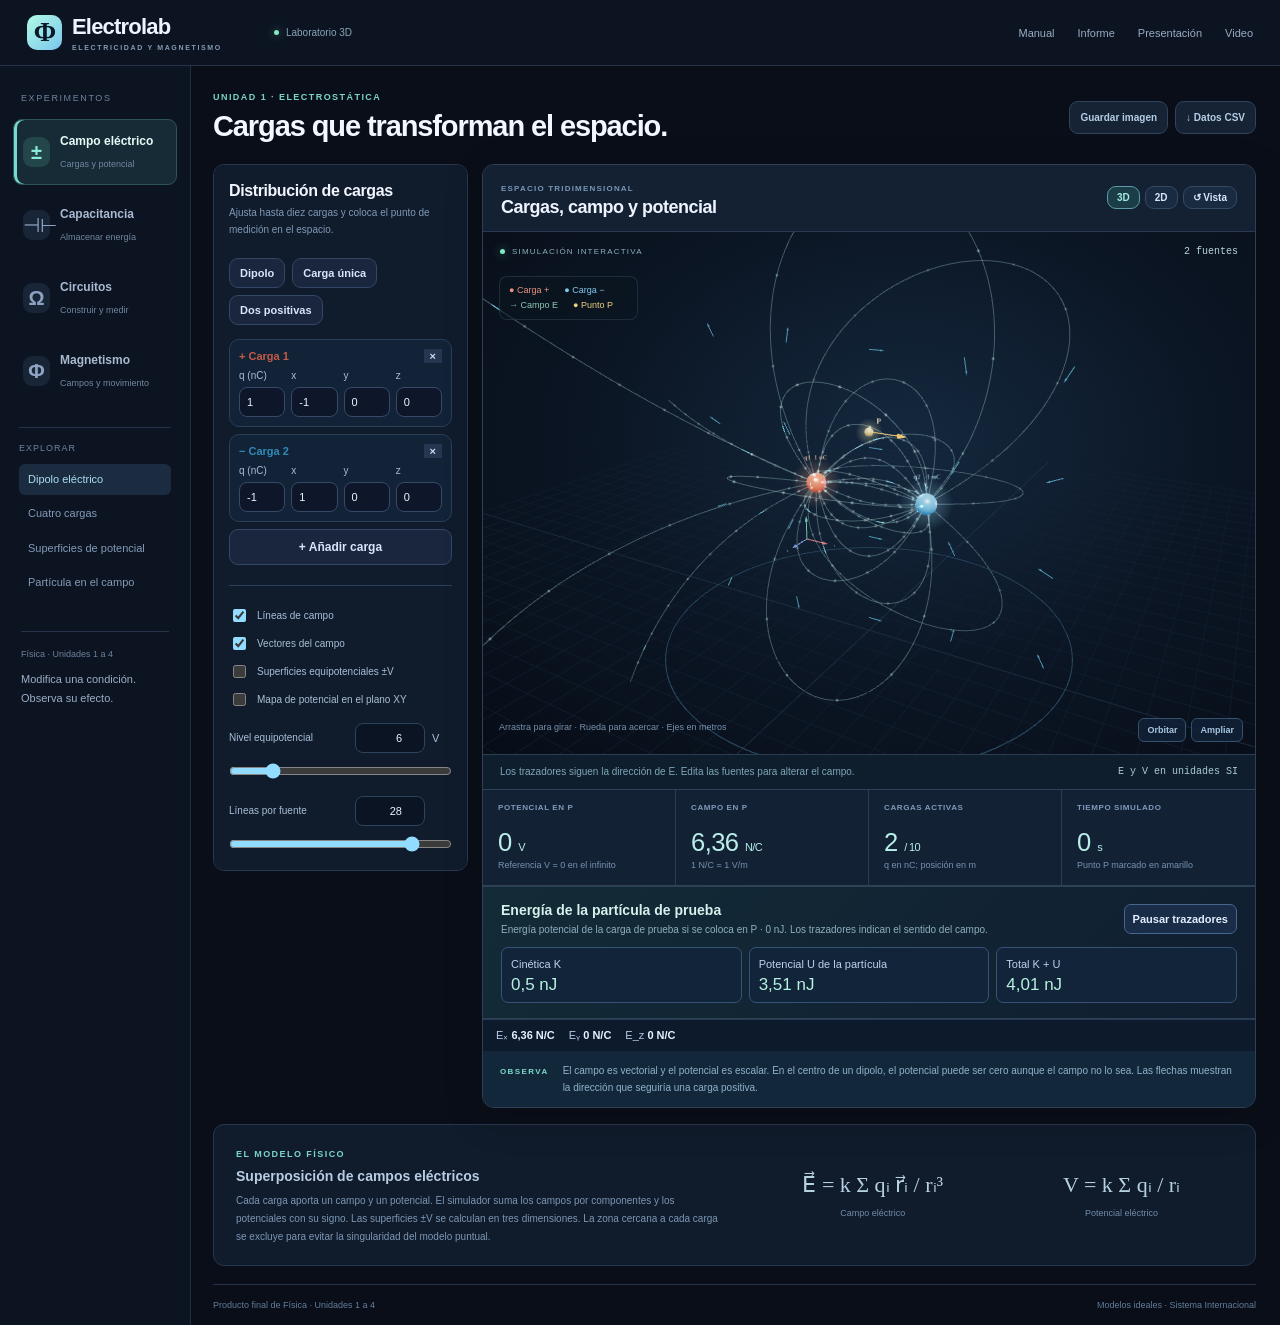
<file: index.html>
<!doctype html>
<html lang="es">
<head>
<meta charset="utf-8"><meta name="viewport" content="width=device-width,initial-scale=1">
<meta name="description" content="Laboratorio tridimensional de electricidad y magnetismo. Experimenta con campos, energía, capacitores y circuitos editables.">
<title>Electrolab · Laboratorio de física</title>
<link rel="stylesheet" href="styles.css"><link rel="stylesheet" href="lab.css"><link rel="stylesheet" href="studio.css">
</head>
<body class="lab">
<header class="lab-top">
<a class="brand" href="index.html"><span class="brandmark" aria-hidden="true">Φ</span><span>Electrolab<span class="brand-sub">ELECTRICIDAD Y MAGNETISMO</span></span></a>
<span class="render-indicator"><i></i><span id="render-status">Laboratorio 3D</span></span>
<nav aria-label="Material del proyecto"><a href="manual.html">Manual</a><a href="informe.html">Informe</a><a href="presentacion.html">Presentación</a><a href="demo.html">Video</a></nav>
</header>
<main>
<aside class="unit-rail" aria-label="Navegación del laboratorio">
<p class="rail-caption">EXPERIMENTOS</p>
<div class="tabs" role="tablist" aria-label="Unidades" aria-orientation="vertical">
<button role="tab" aria-selected="true" data-unit="1"><b aria-hidden="true">±</b> Campo eléctrico <span>Cargas y potencial</span></button>
<button role="tab" aria-selected="false" data-unit="2"><b aria-hidden="true">⊣⊢</b> Capacitancia <span>Almacenar energía</span></button>
<button role="tab" aria-selected="false" data-unit="3"><b aria-hidden="true">Ω</b> Circuitos <span>Construir y medir</span></button>
<button role="tab" aria-selected="false" data-unit="4"><b aria-hidden="true">Φ</b> Magnetismo <span>Campos y movimiento</span></button>
</div>
<div id="rail-experiments" class="rail-experiments"></div>
<div class="rail-footer"><span>Física · Unidades 1 a 4</span><p>Modifica una condición.<br>Observa su efecto.</p></div>
</aside>
<div class="intro"><div><div id="unit-caption" class="eyebrow">UNIDAD 1 · ELECTROSTÁTICA</div><h1 id="unit-heading">Explora lo invisible.</h1></div><div class="intro-actions"><button id="capture-scene" class="secondary" title="Guardar imagen de la escena">Guardar imagen</button><button id="export" class="secondary">↓ Datos CSV</button></div></div>
<div class="mobile-scenario"><label for="mobile-scenario">Experimento</label><select id="mobile-scenario"></select></div>
<section id="circuit-studio" hidden aria-label="Editor de circuitos"></section>
<div class="workspace">
<aside id="controls" aria-label="Controles del experimento"></aside>
<section class="experiment">
<div class="stage-head"><div><span id="tag" class="tag">ESPACIO TRIDIMENSIONAL</span><h2 id="scene-title">Cargas, campo y potencial</h2></div><div class="view-buttons"><button id="view3d" class="active" aria-pressed="true">3D</button><button id="view2d" aria-pressed="false">2D</button><button id="resetview" aria-label="Restablecer cámara">↺ Vista</button></div></div>
<div class="energy-actions" id="cap-switcher" role="group" aria-label="Conexión del capacitor" hidden></div>
<div class="canvas-wrap">
<canvas id="scene" aria-label="Visualización interactiva del experimento"></canvas><div id="webgl-host"></div>
<div class="scene-corner"><span class="scene-live"><i></i>SIMULACIÓN INTERACTIVA</span><span id="scene-quantity"></span></div>
<div class="legend" id="legend"></div><div class="stage-hint" id="hint">Arrastra para girar · Rueda para acercar</div>
<div class="scene-actions"><button id="camera-orbit" aria-pressed="false" title="Giro automático de la cámara">Orbitar</button><button id="scene-expand" aria-pressed="false" title="Ampliar el espacio del experimento">Ampliar</button></div>
</div>
<div class="live-strip"><span id="live-description">Edita las fuentes para comparar el campo.</span><span id="live-clock">E y V en unidades SI</span></div>
<div id="metrics" class="metrics" aria-live="off"></div>
<section id="energy-panel" class="energy-panel" aria-label="Energía del experimento" hidden></section>
<div id="aux-readout" class="aux-readout" hidden></div>
<div class="insight"><span>OBSERVA</span><p id="observation"></p></div>
</section>
</div>
<section class="theory"><div><span class="eyebrow">EL MODELO FÍSICO</span><h2 id="theory-title"></h2><p id="theory-text"></p></div><div id="equations" class="equations"></div></section>
<footer><span>Producto final de Física · Unidades 1 a 4</span><span>Modelos ideales · Sistema Internacional</span></footer>
</main>
<script src="physics.js"></script><script src="lab-controls.js"></script><script src="capacitor-live.js"></script><script src="magnetism.js"></script><script src="field-motion.js"></script><script src="circuit-model.js"></script><script src="circuit-board.js"></script><script src="circuit-flow.js"></script><script src="circuit-studio.js"></script><script src="lab-scene.js"></script><script src="experience.js"></script><script src="app.js"></script><script src="tour.js"></script>
</body></html>
</file>
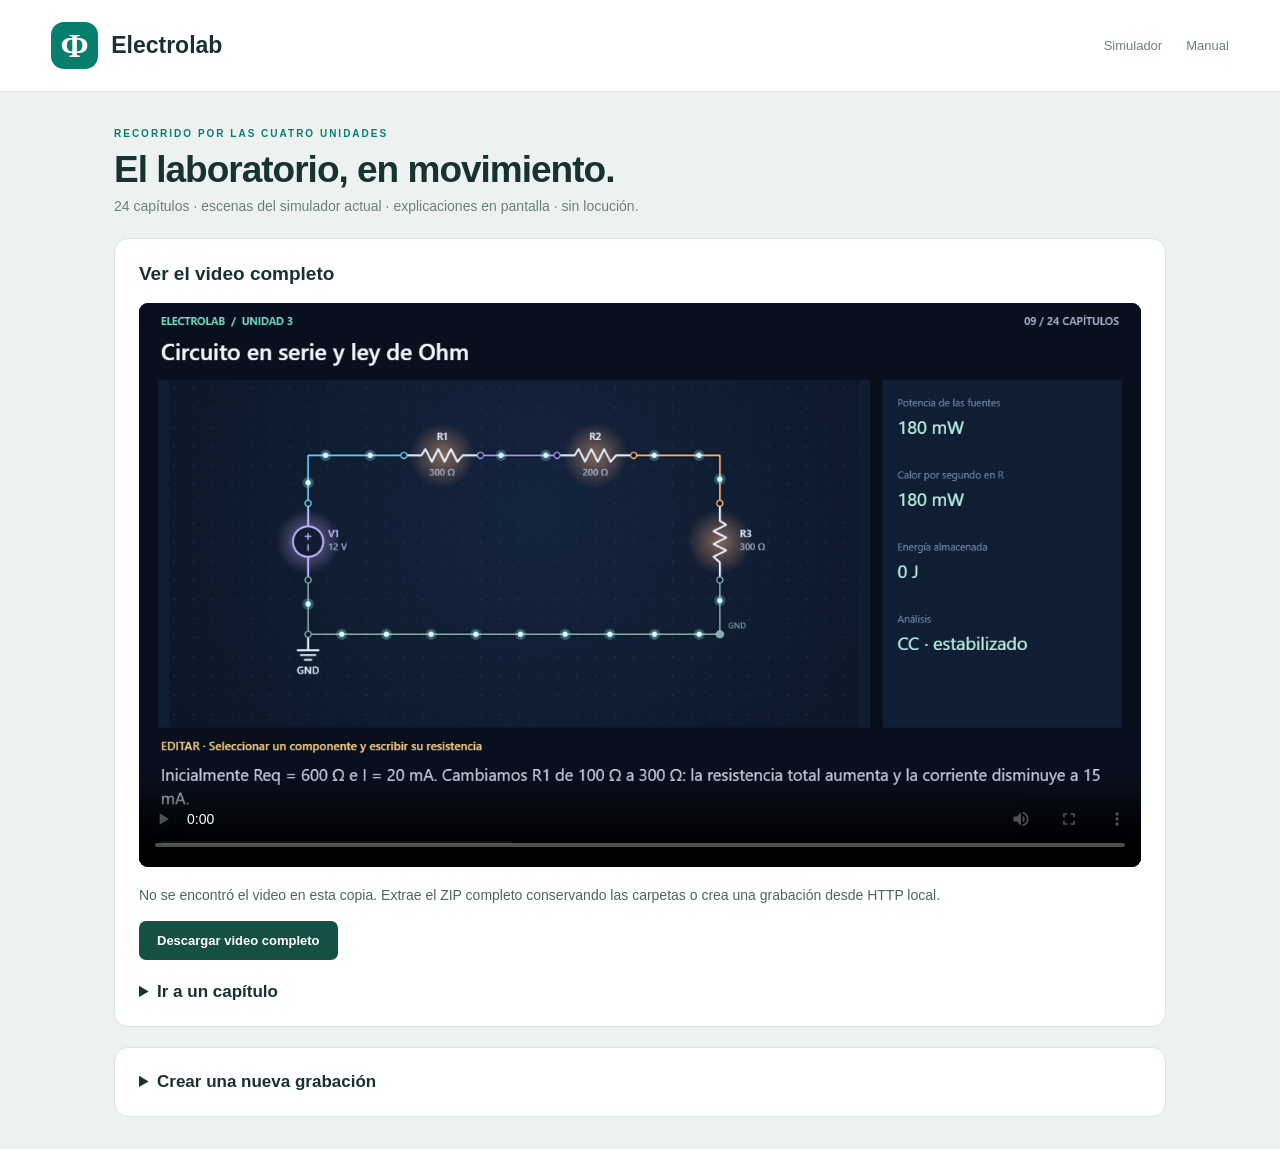
<file: demo.html>
<!doctype html>
<html lang="es"><head><meta charset="utf-8"><meta name="viewport" content="width=device-width,initial-scale=1">
<title>Video · Electrolab</title><link rel="stylesheet" href="styles.css"><link rel="stylesheet" href="demo.css"></head>
<body><header><a class="brand" href="index.html"><span class="brandmark">Φ</span>Electrolab</a><nav><a href="index.html">Simulador</a><a href="manual.html">Manual</a></nav></header>
<main><div class="intro"><div><span class="eyebrow">RECORRIDO POR LAS CUATRO UNIDADES</span><h1>El laboratorio, en movimiento.</h1><p>24 capítulos · escenas del simulador actual · explicaciones en pantalla · sin locución.</p></div></div>
<section class="video-card"><h2>Ver el video completo</h2><video id="playback" controls preload="metadata" poster="video/portada.png" src="video/electrolab_funcionamiento_completo.mp4" aria-label="Video de funcionamiento de Electrolab"></video>
<p id="playback-note">Pulsa reproducir para ver el video MP4. Puedes descargarlo para tu exposición.</p>
<a id="download" class="video-link" href="video/electrolab_funcionamiento_completo.mp4" download>Descargar video completo</a>
<details class="chapters"><summary>Ir a un capítulo</summary><ol id="chapters"></ol></details></section>
<details class="video-card"><summary>Crear una nueva grabación</summary><p>Graba las escenas actuales con sus cálculos y animaciones. La grabación completa dura 6 minutos y 24 segundos. Mantén esta pestaña visible.</p>
<div class="record-actions"><label for="length">Recorrido<select id="length"><option value="16">Completo · 6:24</option><option value="1">Prueba rápida · 24 segundos</option></select></label><button id="record" class="primary">Crear video</button><button id="stop" hidden>Terminar grabación</button></div>
<p id="status" class="callout" role="status" aria-live="polite">El video de arriba se reproduce directamente. Para crear otro, abre esta página desde un servidor local HTTP.</p>
<progress id="progress" max="384" value="0" aria-label="Avance de grabación"></progress>
<canvas id="video" width="1280" height="720" aria-label="Vista previa de la grabación"></canvas></details>
<iframe id="lab" title="Sesión independiente del laboratorio para grabación" tabindex="-1" aria-hidden="true"></iframe>
</main><script src="demo.js"></script></body></html>
</file>
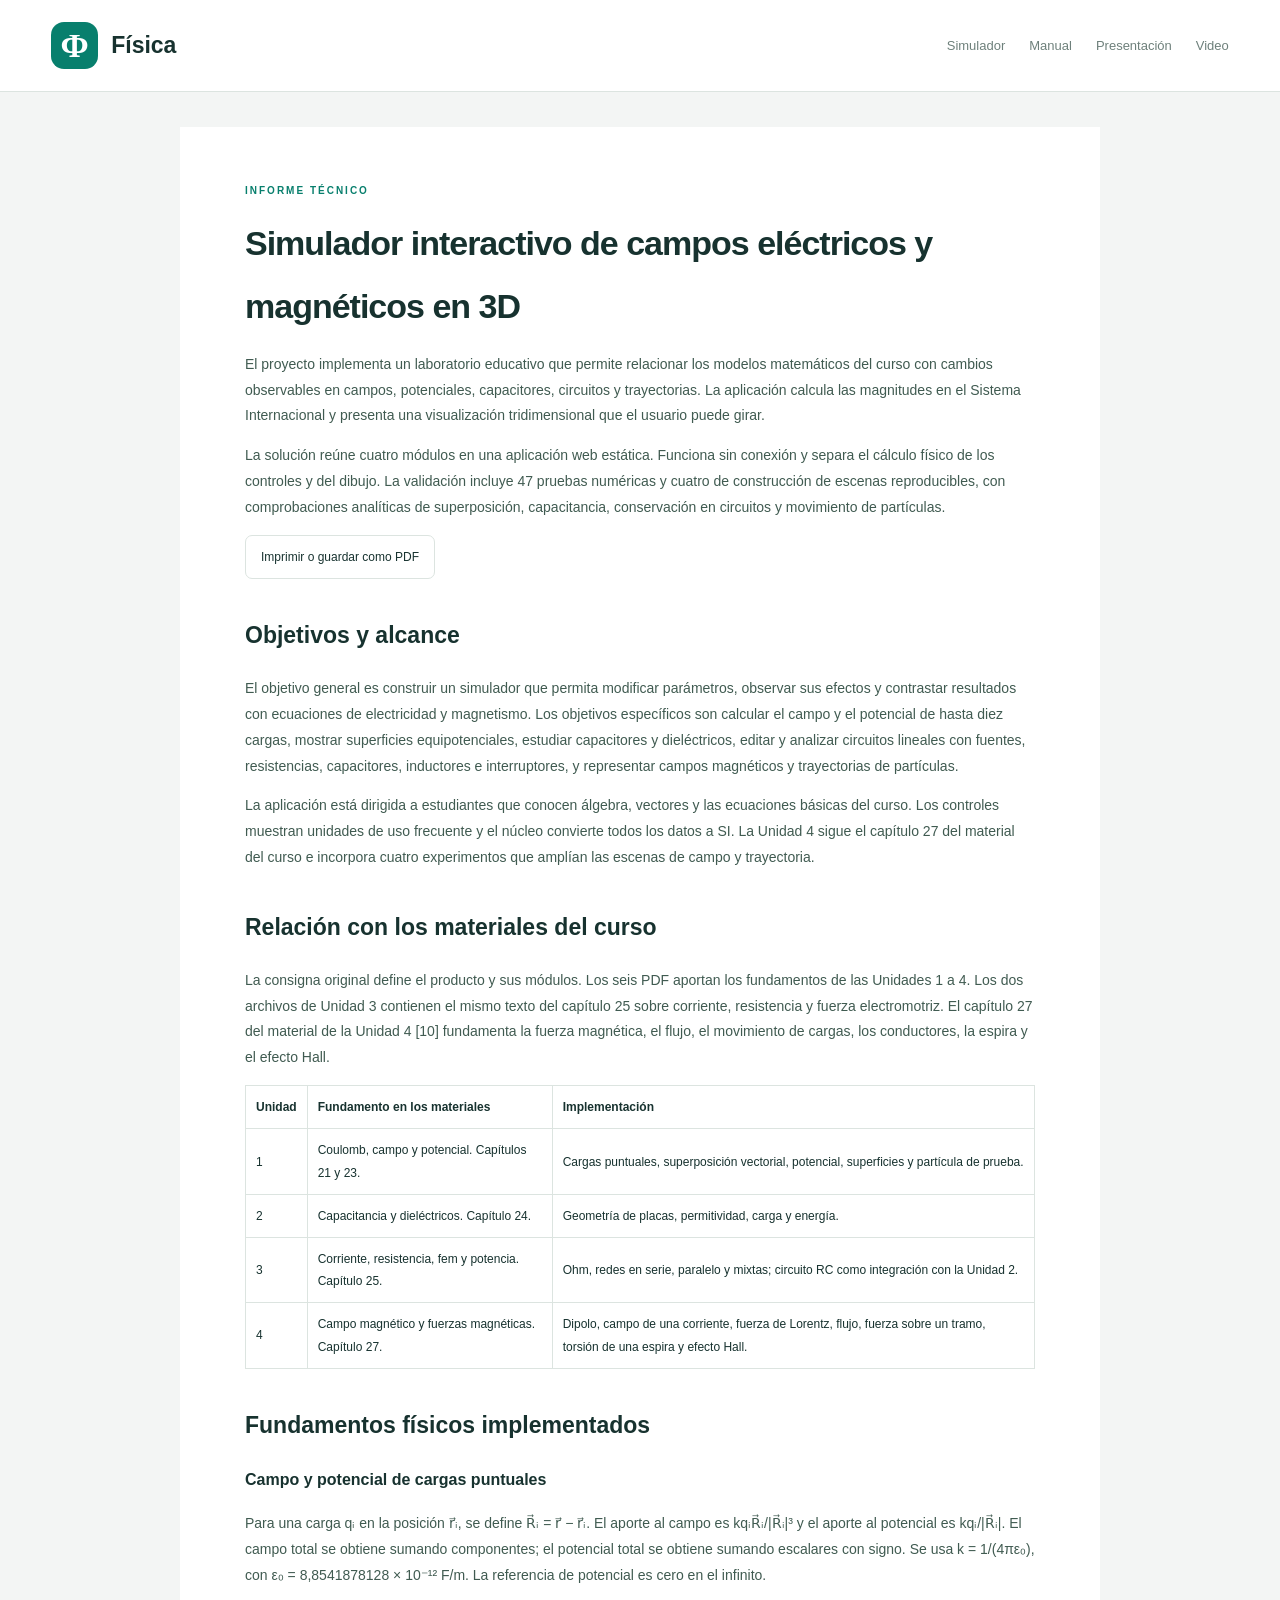
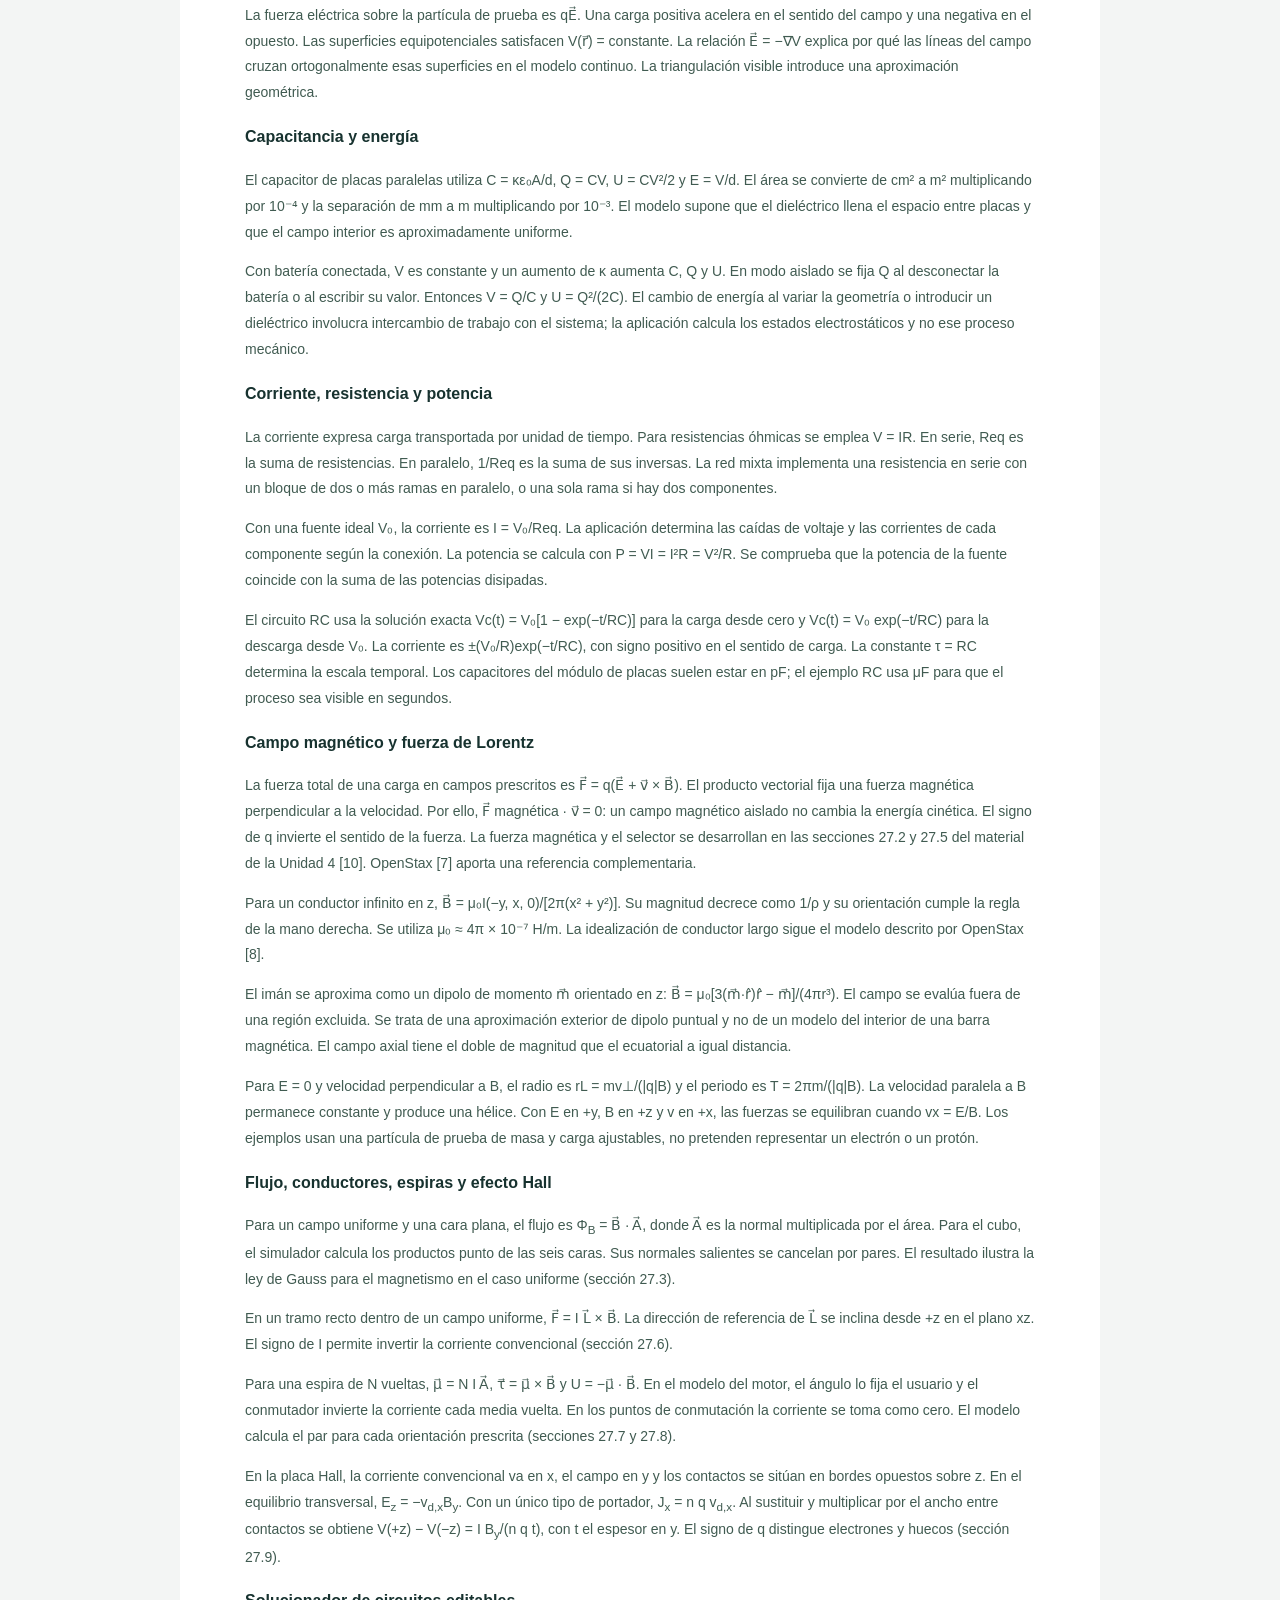
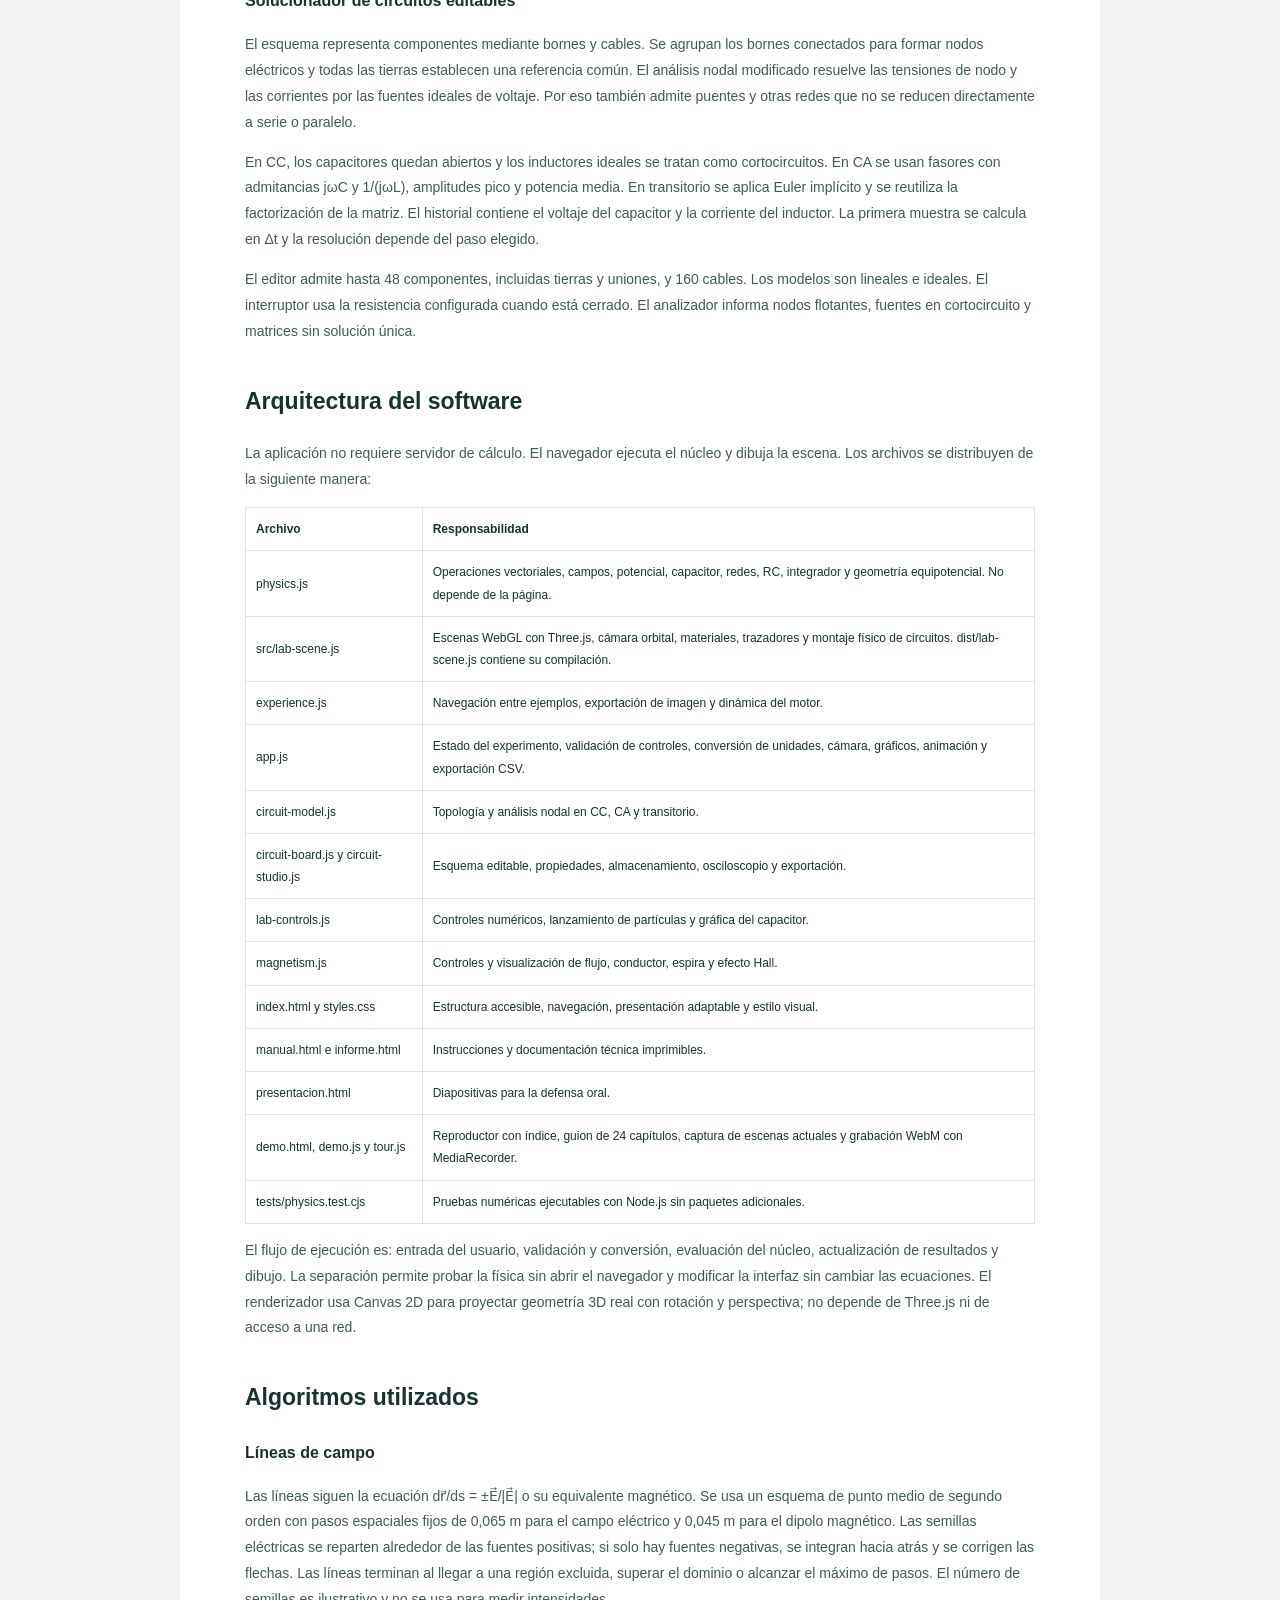
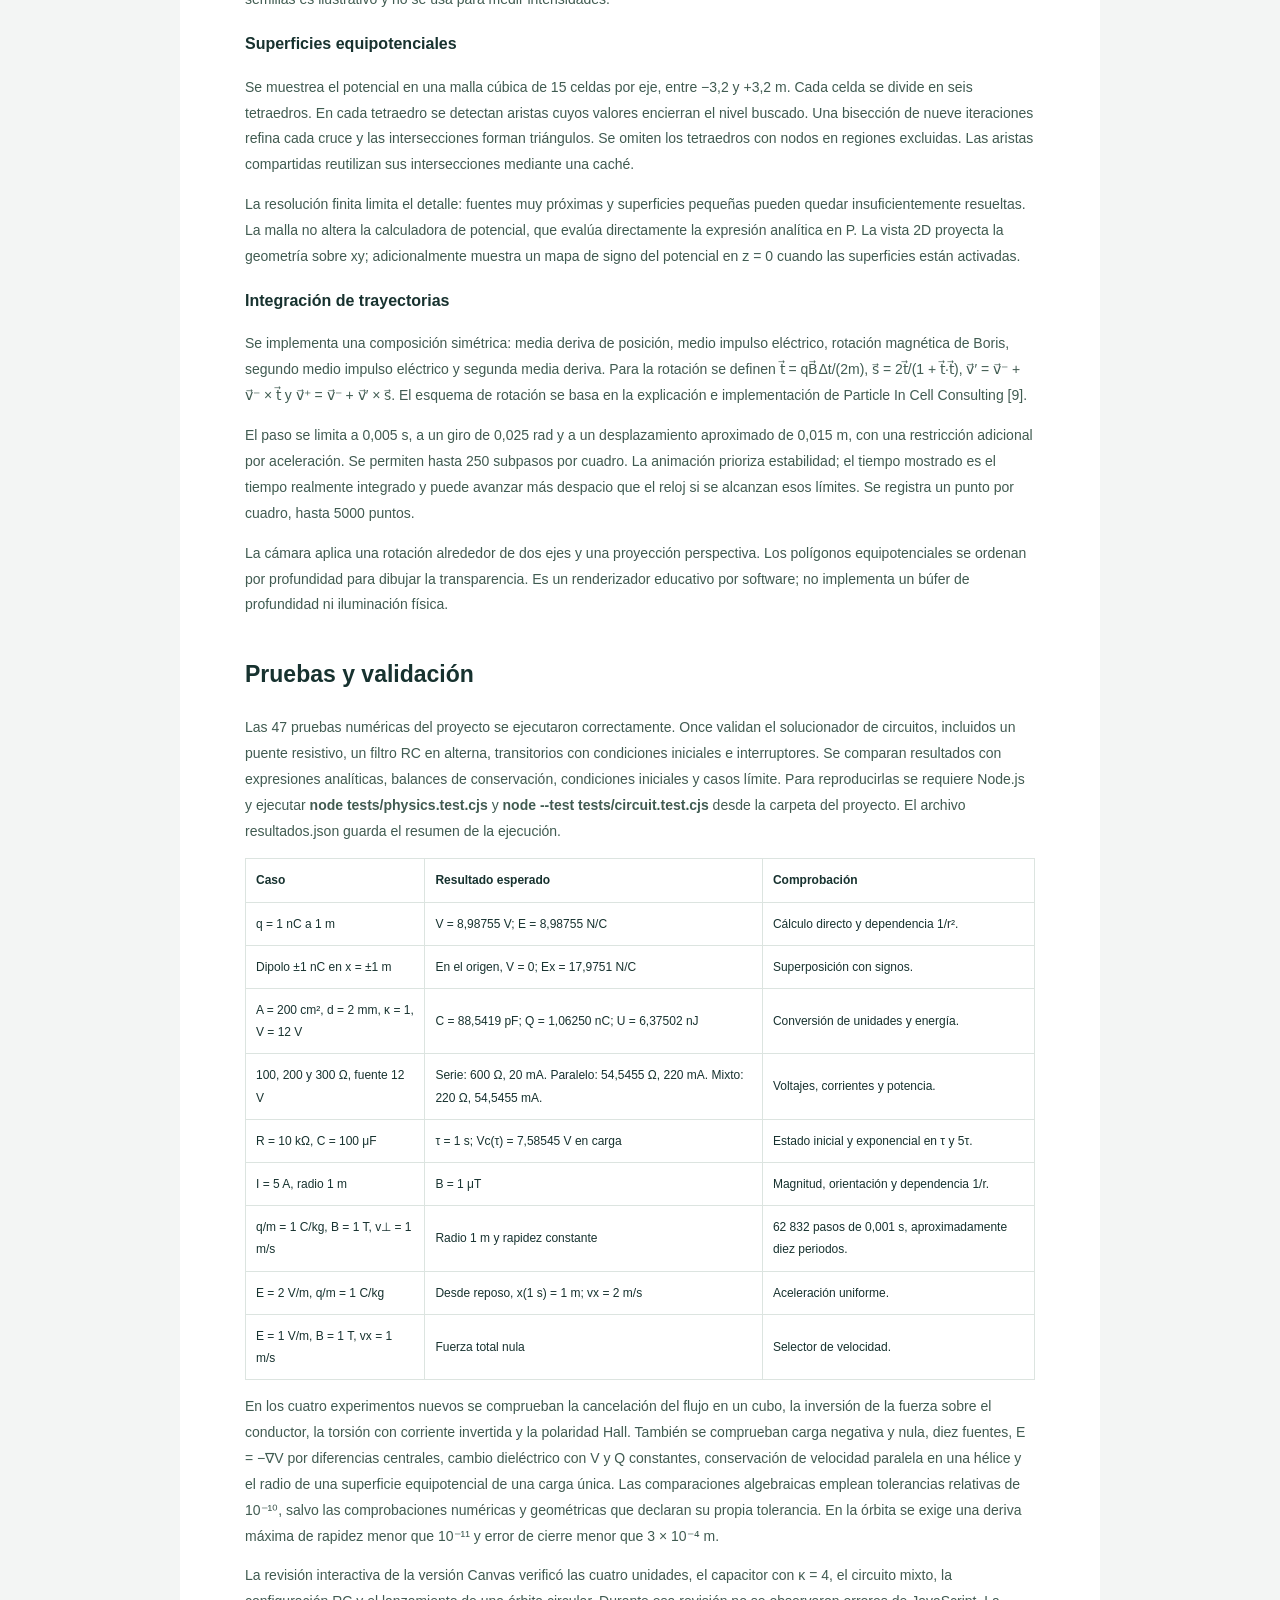
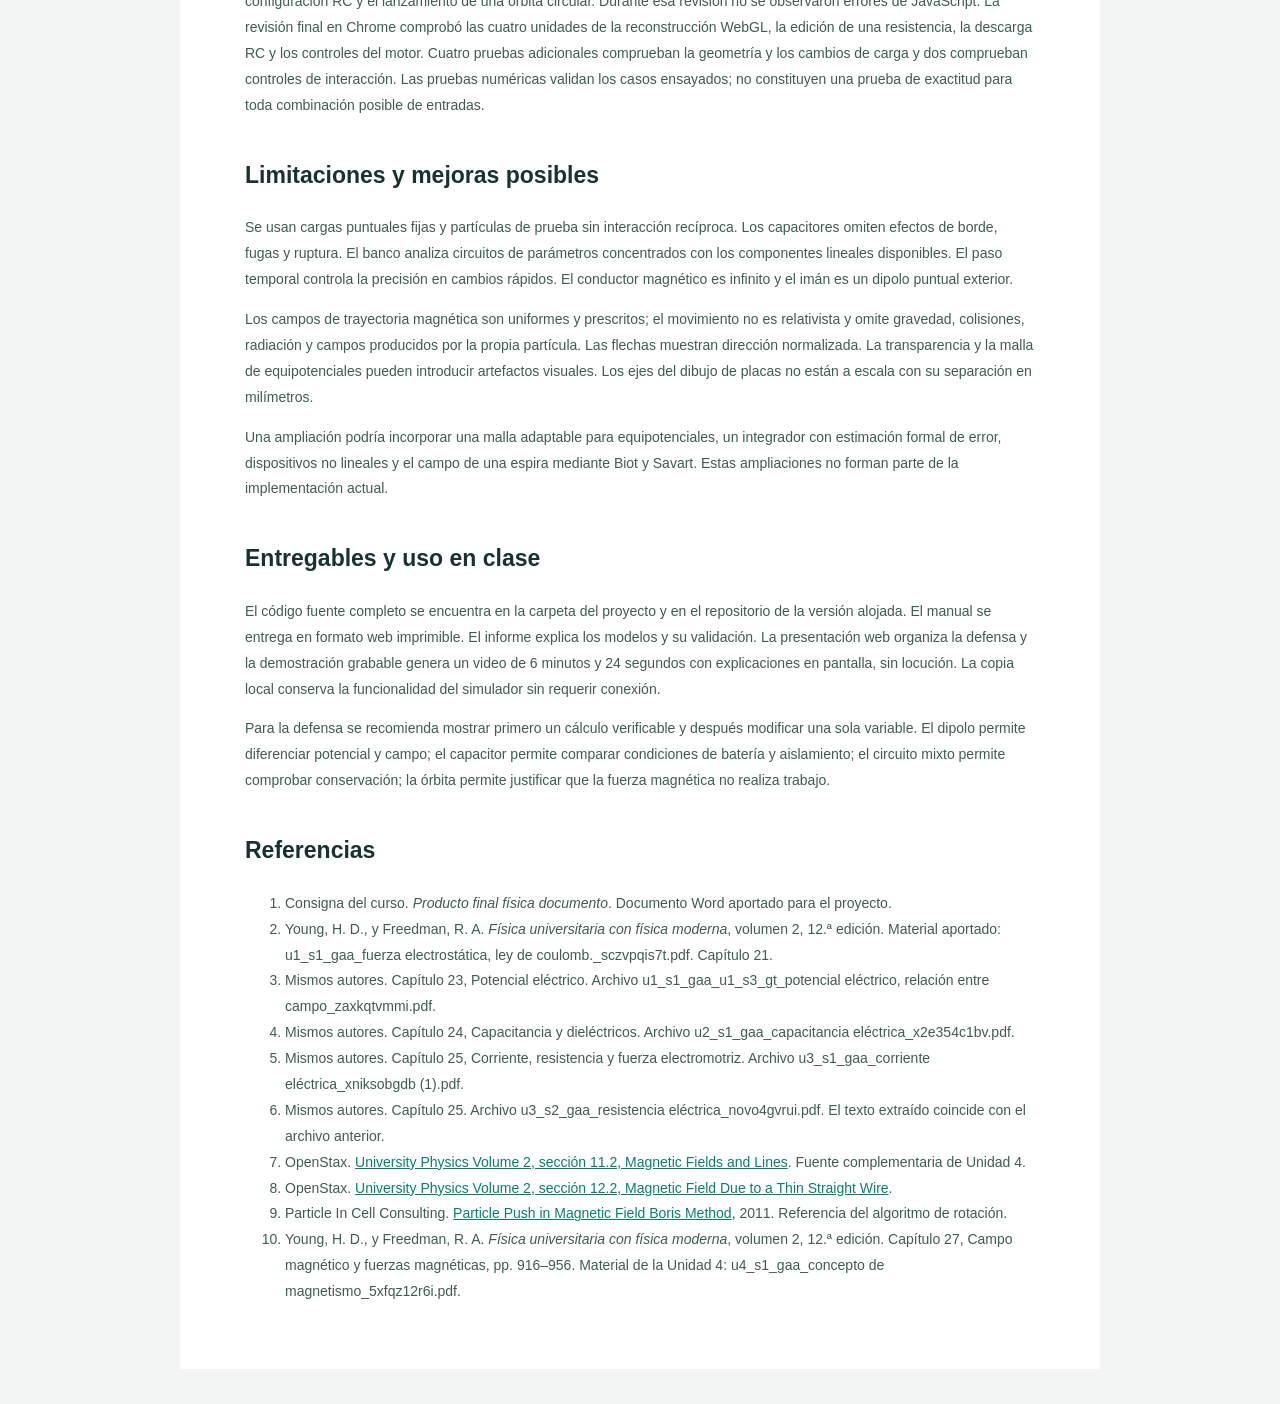
<file: informe.html>
<!doctype html><html lang="es"><head><meta charset="utf-8"><meta name="viewport" content="width=device-width,initial-scale=1"><title>Informe técnico del simulador de Física</title><link rel="stylesheet" href="styles.css"></head><body><header><a class="brand" href="index.html"><span class="brandmark">Φ</span>Física</a><nav><a href="index.html">Simulador</a><a href="manual.html">Manual</a><a href="presentacion.html">Presentación</a><a href="demo.html">Video</a></nav></header><article class="doc"><span class="eyebrow">INFORME TÉCNICO</span><h1>Simulador interactivo de campos eléctricos y magnéticos en 3D</h1><p>El proyecto implementa un laboratorio educativo que permite relacionar los modelos matemáticos del curso con cambios observables en campos, potenciales, capacitores, circuitos y trayectorias. La aplicación calcula las magnitudes en el Sistema Internacional y presenta una visualización tridimensional que el usuario puede girar.</p><p>La solución reúne cuatro módulos en una aplicación web estática. Funciona sin conexión y separa el cálculo físico de los controles y del dibujo. La validación incluye 47 pruebas numéricas y cuatro de construcción de escenas reproducibles, con comprobaciones analíticas de superposición, capacitancia, conservación en circuitos y movimiento de partículas.</p><button class="secondary" onclick="window.print()">Imprimir o guardar como PDF</button>
<h2>Objetivos y alcance</h2><p>El objetivo general es construir un simulador que permita modificar parámetros, observar sus efectos y contrastar resultados con ecuaciones de electricidad y magnetismo. Los objetivos específicos son calcular el campo y el potencial de hasta diez cargas, mostrar superficies equipotenciales, estudiar capacitores y dieléctricos, editar y analizar circuitos lineales con fuentes, resistencias, capacitores, inductores e interruptores, y representar campos magnéticos y trayectorias de partículas.</p><p>La aplicación está dirigida a estudiantes que conocen álgebra, vectores y las ecuaciones básicas del curso. Los controles muestran unidades de uso frecuente y el núcleo convierte todos los datos a SI. La Unidad 4 sigue el capítulo 27 del material del curso e incorpora cuatro experimentos que amplían las escenas de campo y trayectoria.</p>
<h2>Relación con los materiales del curso</h2><p>La consigna original define el producto y sus módulos. Los seis PDF aportan los fundamentos de las Unidades 1 a 4. Los dos archivos de Unidad 3 contienen el mismo texto del capítulo 25 sobre corriente, resistencia y fuerza electromotriz. El capítulo 27 del material de la Unidad 4 [10] fundamenta la fuerza magnética, el flujo, el movimiento de cargas, los conductores, la espira y el efecto Hall.</p><table><thead><tr><th>Unidad</th><th>Fundamento en los materiales</th><th>Implementación</th></tr></thead><tbody><tr><td>1</td><td>Coulomb, campo y potencial. Capítulos 21 y 23.</td><td>Cargas puntuales, superposición vectorial, potencial, superficies y partícula de prueba.</td></tr><tr><td>2</td><td>Capacitancia y dieléctricos. Capítulo 24.</td><td>Geometría de placas, permitividad, carga y energía.</td></tr><tr><td>3</td><td>Corriente, resistencia, fem y potencia. Capítulo 25.</td><td>Ohm, redes en serie, paralelo y mixtas; circuito RC como integración con la Unidad 2.</td></tr><tr><td>4</td><td>Campo magnético y fuerzas magnéticas. Capítulo 27.</td><td>Dipolo, campo de una corriente, fuerza de Lorentz, flujo, fuerza sobre un tramo, torsión de una espira y efecto Hall.</td></tr></tbody></table>
<h2>Fundamentos físicos implementados</h2><h3>Campo y potencial de cargas puntuales</h3><p>Para una carga qᵢ en la posición r⃗ᵢ, se define R⃗ᵢ = r⃗ − r⃗ᵢ. El aporte al campo es kqᵢR⃗ᵢ/|R⃗ᵢ|³ y el aporte al potencial es kqᵢ/|R⃗ᵢ|. El campo total se obtiene sumando componentes; el potencial total se obtiene sumando escalares con signo. Se usa k = 1/(4πε₀), con ε₀ = 8,8541878128 × 10⁻¹² F/m. La referencia de potencial es cero en el infinito.</p><p>La fuerza eléctrica sobre la partícula de prueba es qE⃗. Una carga positiva acelera en el sentido del campo y una negativa en el opuesto. Las superficies equipotenciales satisfacen V(r⃗) = constante. La relación E⃗ = −∇V explica por qué las líneas del campo cruzan ortogonalmente esas superficies en el modelo continuo. La triangulación visible introduce una aproximación geométrica.</p><h3>Capacitancia y energía</h3><p>El capacitor de placas paralelas utiliza C = κε₀A/d, Q = CV, U = CV²/2 y E = V/d. El área se convierte de cm² a m² multiplicando por 10⁻⁴ y la separación de mm a m multiplicando por 10⁻³. El modelo supone que el dieléctrico llena el espacio entre placas y que el campo interior es aproximadamente uniforme.</p><p>Con batería conectada, V es constante y un aumento de κ aumenta C, Q y U. En modo aislado se fija Q al desconectar la batería o al escribir su valor. Entonces V = Q/C y U = Q²/(2C). El cambio de energía al variar la geometría o introducir un dieléctrico involucra intercambio de trabajo con el sistema; la aplicación calcula los estados electrostáticos y no ese proceso mecánico.</p><h3>Corriente, resistencia y potencia</h3><p>La corriente expresa carga transportada por unidad de tiempo. Para resistencias óhmicas se emplea V = IR. En serie, Req es la suma de resistencias. En paralelo, 1/Req es la suma de sus inversas. La red mixta implementa una resistencia en serie con un bloque de dos o más ramas en paralelo, o una sola rama si hay dos componentes.</p><p>Con una fuente ideal V₀, la corriente es I = V₀/Req. La aplicación determina las caídas de voltaje y las corrientes de cada componente según la conexión. La potencia se calcula con P = VI = I²R = V²/R. Se comprueba que la potencia de la fuente coincide con la suma de las potencias disipadas.</p><p>El circuito RC usa la solución exacta Vc(t) = V₀[1 − exp(−t/RC)] para la carga desde cero y Vc(t) = V₀ exp(−t/RC) para la descarga desde V₀. La corriente es ±(V₀/R)exp(−t/RC), con signo positivo en el sentido de carga. La constante τ = RC determina la escala temporal. Los capacitores del módulo de placas suelen estar en pF; el ejemplo RC usa μF para que el proceso sea visible en segundos.</p><h3>Campo magnético y fuerza de Lorentz</h3><p>La fuerza total de una carga en campos prescritos es F⃗ = q(E⃗ + v⃗ × B⃗). El producto vectorial fija una fuerza magnética perpendicular a la velocidad. Por ello, F⃗ magnética · v⃗ = 0: un campo magnético aislado no cambia la energía cinética. El signo de q invierte el sentido de la fuerza. La fuerza magnética y el selector se desarrollan en las secciones 27.2 y 27.5 del material de la Unidad 4 [10]. OpenStax [7] aporta una referencia complementaria.</p><p>Para un conductor infinito en z, B⃗ = μ₀I(−y, x, 0)/[2π(x² + y²)]. Su magnitud decrece como 1/ρ y su orientación cumple la regla de la mano derecha. Se utiliza μ₀ ≈ 4π × 10⁻⁷ H/m. La idealización de conductor largo sigue el modelo descrito por OpenStax [8].</p><p>El imán se aproxima como un dipolo de momento m⃗ orientado en z: B⃗ = μ₀[3(m⃗·r̂)r̂ − m⃗]/(4πr³). El campo se evalúa fuera de una región excluida. Se trata de una aproximación exterior de dipolo puntual y no de un modelo del interior de una barra magnética. El campo axial tiene el doble de magnitud que el ecuatorial a igual distancia.</p><p>Para E = 0 y velocidad perpendicular a B, el radio es rL = mv⊥/(|q|B) y el periodo es T = 2πm/(|q|B). La velocidad paralela a B permanece constante y produce una hélice. Con E en +y, B en +z y v en +x, las fuerzas se equilibran cuando vx = E/B. Los ejemplos usan una partícula de prueba de masa y carga ajustables, no pretenden representar un electrón o un protón.</p>
<h3>Flujo, conductores, espiras y efecto Hall</h3>
<p>Para un campo uniforme y una cara plana, el flujo es Φ<sub>B</sub> = B⃗ · A⃗, donde A⃗ es la normal multiplicada por el área. Para el cubo, el simulador calcula los productos punto de las seis caras. Sus normales salientes se cancelan por pares. El resultado ilustra la ley de Gauss para el magnetismo en el caso uniforme (sección 27.3).</p>
<p>En un tramo recto dentro de un campo uniforme, F⃗ = I L⃗ × B⃗. La dirección de referencia de L⃗ se inclina desde +z en el plano xz. El signo de I permite invertir la corriente convencional (sección 27.6).</p>
<p>Para una espira de N vueltas, μ⃗ = N I A⃗, τ⃗ = μ⃗ × B⃗ y U = −μ⃗ · B⃗. En el modelo del motor, el ángulo lo fija el usuario y el conmutador invierte la corriente cada media vuelta. En los puntos de conmutación la corriente se toma como cero. El modelo calcula el par para cada orientación prescrita (secciones 27.7 y 27.8).</p>
<p>En la placa Hall, la corriente convencional va en x, el campo en y y los contactos se sitúan en bordes opuestos sobre z. En el equilibrio transversal, E<sub>z</sub> = −v<sub>d,x</sub>B<sub>y</sub>. Con un único tipo de portador, J<sub>x</sub> = n q v<sub>d,x</sub>. Al sustituir y multiplicar por el ancho entre contactos se obtiene V(+z) − V(−z) = I B<sub>y</sub>/(n q t), con t el espesor en y. El signo de q distingue electrones y huecos (sección 27.9).</p>
<h3>Solucionador de circuitos editables</h3>
<p>El esquema representa componentes mediante bornes y cables. Se agrupan los bornes conectados para formar nodos eléctricos y todas las tierras establecen una referencia común. El análisis nodal modificado resuelve las tensiones de nodo y las corrientes por las fuentes ideales de voltaje. Por eso también admite puentes y otras redes que no se reducen directamente a serie o paralelo.</p>
<p>En CC, los capacitores quedan abiertos y los inductores ideales se tratan como cortocircuitos. En CA se usan fasores con admitancias jωC y 1/(jωL), amplitudes pico y potencia media. En transitorio se aplica Euler implícito y se reutiliza la factorización de la matriz. El historial contiene el voltaje del capacitor y la corriente del inductor. La primera muestra se calcula en Δt y la resolución depende del paso elegido.</p>
<p>El editor admite hasta 48 componentes, incluidas tierras y uniones, y 160 cables. Los modelos son lineales e ideales. El interruptor usa la resistencia configurada cuando está cerrado. El analizador informa nodos flotantes, fuentes en cortocircuito y matrices sin solución única.</p>
<h2>Arquitectura del software</h2><p>La aplicación no requiere servidor de cálculo. El navegador ejecuta el núcleo y dibuja la escena. Los archivos se distribuyen de la siguiente manera:</p><table><thead><tr><th>Archivo</th><th>Responsabilidad</th></tr></thead><tbody><tr><td>physics.js</td><td>Operaciones vectoriales, campos, potencial, capacitor, redes, RC, integrador y geometría equipotencial. No depende de la página.</td></tr><tr><td>src/lab-scene.js</td><td>Escenas WebGL con Three.js, cámara orbital, materiales, trazadores y montaje físico de circuitos. dist/lab-scene.js contiene su compilación.</td></tr><tr><td>experience.js</td><td>Navegación entre ejemplos, exportación de imagen y dinámica del motor.</td></tr><tr><td>app.js</td><td>Estado del experimento, validación de controles, conversión de unidades, cámara, gráficos, animación y exportación CSV.</td></tr><tr><td>circuit-model.js</td><td>Topología y análisis nodal en CC, CA y transitorio.</td></tr><tr><td>circuit-board.js y circuit-studio.js</td><td>Esquema editable, propiedades, almacenamiento, osciloscopio y exportación.</td></tr><tr><td>lab-controls.js</td><td>Controles numéricos, lanzamiento de partículas y gráfica del capacitor.</td></tr><tr><td>magnetism.js</td><td>Controles y visualización de flujo, conductor, espira y efecto Hall.</td></tr><tr><td>index.html y styles.css</td><td>Estructura accesible, navegación, presentación adaptable y estilo visual.</td></tr><tr><td>manual.html e informe.html</td><td>Instrucciones y documentación técnica imprimibles.</td></tr><tr><td>presentacion.html</td><td>Diapositivas para la defensa oral.</td></tr><tr><td>demo.html, demo.js y tour.js</td><td>Reproductor con índice, guion de 24 capítulos, captura de escenas actuales y grabación WebM con MediaRecorder.</td></tr><tr><td>tests/physics.test.cjs</td><td>Pruebas numéricas ejecutables con Node.js sin paquetes adicionales.</td></tr></tbody></table><p>El flujo de ejecución es: entrada del usuario, validación y conversión, evaluación del núcleo, actualización de resultados y dibujo. La separación permite probar la física sin abrir el navegador y modificar la interfaz sin cambiar las ecuaciones. El renderizador usa Canvas 2D para proyectar geometría 3D real con rotación y perspectiva; no depende de Three.js ni de acceso a una red.</p>
<h2>Algoritmos utilizados</h2><h3>Líneas de campo</h3><p>Las líneas siguen la ecuación dr⃗/ds = ±E⃗/|E⃗| o su equivalente magnético. Se usa un esquema de punto medio de segundo orden con pasos espaciales fijos de 0,065 m para el campo eléctrico y 0,045 m para el dipolo magnético. Las semillas eléctricas se reparten alrededor de las fuentes positivas; si solo hay fuentes negativas, se integran hacia atrás y se corrigen las flechas. Las líneas terminan al llegar a una región excluida, superar el dominio o alcanzar el máximo de pasos. El número de semillas es ilustrativo y no se usa para medir intensidades.</p><h3>Superficies equipotenciales</h3><p>Se muestrea el potencial en una malla cúbica de 15 celdas por eje, entre −3,2 y +3,2 m. Cada celda se divide en seis tetraedros. En cada tetraedro se detectan aristas cuyos valores encierran el nivel buscado. Una bisección de nueve iteraciones refina cada cruce y las intersecciones forman triángulos. Se omiten los tetraedros con nodos en regiones excluidas. Las aristas compartidas reutilizan sus intersecciones mediante una caché.</p><p>La resolución finita limita el detalle: fuentes muy próximas y superficies pequeñas pueden quedar insuficientemente resueltas. La malla no altera la calculadora de potencial, que evalúa directamente la expresión analítica en P. La vista 2D proyecta la geometría sobre xy; adicionalmente muestra un mapa de signo del potencial en z = 0 cuando las superficies están activadas.</p><h3>Integración de trayectorias</h3><p>Se implementa una composición simétrica: media deriva de posición, medio impulso eléctrico, rotación magnética de Boris, segundo medio impulso eléctrico y segunda media deriva. Para la rotación se definen t⃗ = qB⃗Δt/(2m), s⃗ = 2t⃗/(1 + t⃗·t⃗), v⃗′ = v⃗⁻ + v⃗⁻ × t⃗ y v⃗⁺ = v⃗⁻ + v⃗′ × s⃗. El esquema de rotación se basa en la explicación e implementación de Particle In Cell Consulting [9].</p><p>El paso se limita a 0,005 s, a un giro de 0,025 rad y a un desplazamiento aproximado de 0,015 m, con una restricción adicional por aceleración. Se permiten hasta 250 subpasos por cuadro. La animación prioriza estabilidad; el tiempo mostrado es el tiempo realmente integrado y puede avanzar más despacio que el reloj si se alcanzan esos límites. Se registra un punto por cuadro, hasta 5000 puntos.</p><p>La cámara aplica una rotación alrededor de dos ejes y una proyección perspectiva. Los polígonos equipotenciales se ordenan por profundidad para dibujar la transparencia. Es un renderizador educativo por software; no implementa un búfer de profundidad ni iluminación física.</p>
<h2>Pruebas y validación</h2><p>Las 47 pruebas numéricas del proyecto se ejecutaron correctamente. Once validan el solucionador de circuitos, incluidos un puente resistivo, un filtro RC en alterna, transitorios con condiciones iniciales e interruptores. Se comparan resultados con expresiones analíticas, balances de conservación, condiciones iniciales y casos límite. Para reproducirlas se requiere Node.js y ejecutar <strong>node tests/physics.test.cjs</strong> y <strong>node --test tests/circuit.test.cjs</strong> desde la carpeta del proyecto. El archivo resultados.json guarda el resumen de la ejecución.</p><table><thead><tr><th>Caso</th><th>Resultado esperado</th><th>Comprobación</th></tr></thead><tbody><tr><td>q = 1 nC a 1 m</td><td>V = 8,98755 V; E = 8,98755 N/C</td><td>Cálculo directo y dependencia 1/r².</td></tr><tr><td>Dipolo ±1 nC en x = ±1 m</td><td>En el origen, V = 0; Ex = 17,9751 N/C</td><td>Superposición con signos.</td></tr><tr><td>A = 200 cm², d = 2 mm, κ = 1, V = 12 V</td><td>C = 88,5419 pF; Q = 1,06250 nC; U = 6,37502 nJ</td><td>Conversión de unidades y energía.</td></tr><tr><td>100, 200 y 300 Ω, fuente 12 V</td><td>Serie: 600 Ω, 20 mA. Paralelo: 54,5455 Ω, 220 mA. Mixto: 220 Ω, 54,5455 mA.</td><td>Voltajes, corrientes y potencia.</td></tr><tr><td>R = 10 kΩ, C = 100 μF</td><td>τ = 1 s; Vc(τ) = 7,58545 V en carga</td><td>Estado inicial y exponencial en τ y 5τ.</td></tr><tr><td>I = 5 A, radio 1 m</td><td>B = 1 μT</td><td>Magnitud, orientación y dependencia 1/r.</td></tr><tr><td>q/m = 1 C/kg, B = 1 T, v⊥ = 1 m/s</td><td>Radio 1 m y rapidez constante</td><td>62 832 pasos de 0,001 s, aproximadamente diez periodos.</td></tr><tr><td>E = 2 V/m, q/m = 1 C/kg</td><td>Desde reposo, x(1 s) = 1 m; vx = 2 m/s</td><td>Aceleración uniforme.</td></tr><tr><td>E = 1 V/m, B = 1 T, vx = 1 m/s</td><td>Fuerza total nula</td><td>Selector de velocidad.</td></tr></tbody></table><p>En los cuatro experimentos nuevos se comprueban la cancelación del flujo en un cubo, la inversión de la fuerza sobre el conductor, la torsión con corriente invertida y la polaridad Hall. También se comprueban carga negativa y nula, diez fuentes, E = −∇V por diferencias centrales, cambio dieléctrico con V y Q constantes, conservación de velocidad paralela en una hélice y el radio de una superficie equipotencial de una carga única. Las comparaciones algebraicas emplean tolerancias relativas de 10⁻¹⁰, salvo las comprobaciones numéricas y geométricas que declaran su propia tolerancia. En la órbita se exige una deriva máxima de rapidez menor que 10⁻¹¹ y error de cierre menor que 3 × 10⁻⁴ m.</p><p>La revisión interactiva de la versión Canvas verificó las cuatro unidades, el capacitor con κ = 4, el circuito mixto, la configuración RC y el lanzamiento de una órbita circular. Durante esa revisión no se observaron errores de JavaScript. La revisión final en Chrome comprobó las cuatro unidades de la reconstrucción WebGL, la edición de una resistencia, la descarga RC y los controles del motor. Cuatro pruebas adicionales comprueban la geometría y los cambios de carga y dos comprueban controles de interacción. Las pruebas numéricas validan los casos ensayados; no constituyen una prueba de exactitud para toda combinación posible de entradas.</p>
<h2>Limitaciones y mejoras posibles</h2><p>Se usan cargas puntuales fijas y partículas de prueba sin interacción recíproca. Los capacitores omiten efectos de borde, fugas y ruptura. El banco analiza circuitos de parámetros concentrados con los componentes lineales disponibles. El paso temporal controla la precisión en cambios rápidos. El conductor magnético es infinito y el imán es un dipolo puntual exterior.</p><p>Los campos de trayectoria magnética son uniformes y prescritos; el movimiento no es relativista y omite gravedad, colisiones, radiación y campos producidos por la propia partícula. Las flechas muestran dirección normalizada. La transparencia y la malla de equipotenciales pueden introducir artefactos visuales. Los ejes del dibujo de placas no están a escala con su separación en milímetros.</p><p>Una ampliación podría incorporar una malla adaptable para equipotenciales, un integrador con estimación formal de error, dispositivos no lineales y el campo de una espira mediante Biot y Savart. Estas ampliaciones no forman parte de la implementación actual.</p>
<h2>Entregables y uso en clase</h2><p>El código fuente completo se encuentra en la carpeta del proyecto y en el repositorio de la versión alojada. El manual se entrega en formato web imprimible. El informe explica los modelos y su validación. La presentación web organiza la defensa y la demostración grabable genera un video de 6 minutos y 24 segundos con explicaciones en pantalla, sin locución. La copia local conserva la funcionalidad del simulador sin requerir conexión.</p><p>Para la defensa se recomienda mostrar primero un cálculo verificable y después modificar una sola variable. El dipolo permite diferenciar potencial y campo; el capacitor permite comparar condiciones de batería y aislamiento; el circuito mixto permite comprobar conservación; la órbita permite justificar que la fuerza magnética no realiza trabajo.</p>
<h2>Referencias</h2><ol><li>Consigna del curso. <em>Producto final física documento</em>. Documento Word aportado para el proyecto.</li><li>Young, H. D., y Freedman, R. A. <em>Física universitaria con física moderna</em>, volumen 2, 12.ª edición. Material aportado: u1_s1_gaa_fuerza electrostática, ley de coulomb._sczvpqis7t.pdf. Capítulo 21.</li><li>Mismos autores. Capítulo 23, Potencial eléctrico. Archivo u1_s1_gaa_u1_s3_gt_potencial eléctrico, relación entre campo_zaxkqtvmmi.pdf.</li><li>Mismos autores. Capítulo 24, Capacitancia y dieléctricos. Archivo u2_s1_gaa_capacitancia eléctrica_x2e354c1bv.pdf.</li><li>Mismos autores. Capítulo 25, Corriente, resistencia y fuerza electromotriz. Archivo u3_s1_gaa_corriente eléctrica_xniksobgdb (1).pdf.</li><li>Mismos autores. Capítulo 25. Archivo u3_s2_gaa_resistencia eléctrica_novo4gvrui.pdf. El texto extraído coincide con el archivo anterior.</li><li>OpenStax. <a href="https://openstax.org/books/university-physics-volume-2/pages/11-2-magnetic-fields-and-lines">University Physics Volume 2, sección 11.2, Magnetic Fields and Lines</a>. Fuente complementaria de Unidad 4.</li><li>OpenStax. <a href="https://openstax.org/books/university-physics-volume-2/pages/12-2-magnetic-field-due-to-a-thin-straight-wire">University Physics Volume 2, sección 12.2, Magnetic Field Due to a Thin Straight Wire</a>.</li><li>Particle In Cell Consulting. <a href="https://www.particleincell.com/2011/vxb-rotation/">Particle Push in Magnetic Field Boris Method</a>, 2011. Referencia del algoritmo de rotación.</li><li>Young, H. D., y Freedman, R. A. <em>Física universitaria con física moderna</em>, volumen 2, 12.ª edición. Capítulo 27, Campo magnético y fuerzas magnéticas, pp. 916–956. Material de la Unidad 4: u4_s1_gaa_concepto de magnetismo_5xfqz12r6i.pdf.</li></ol></article></body></html>
</file>
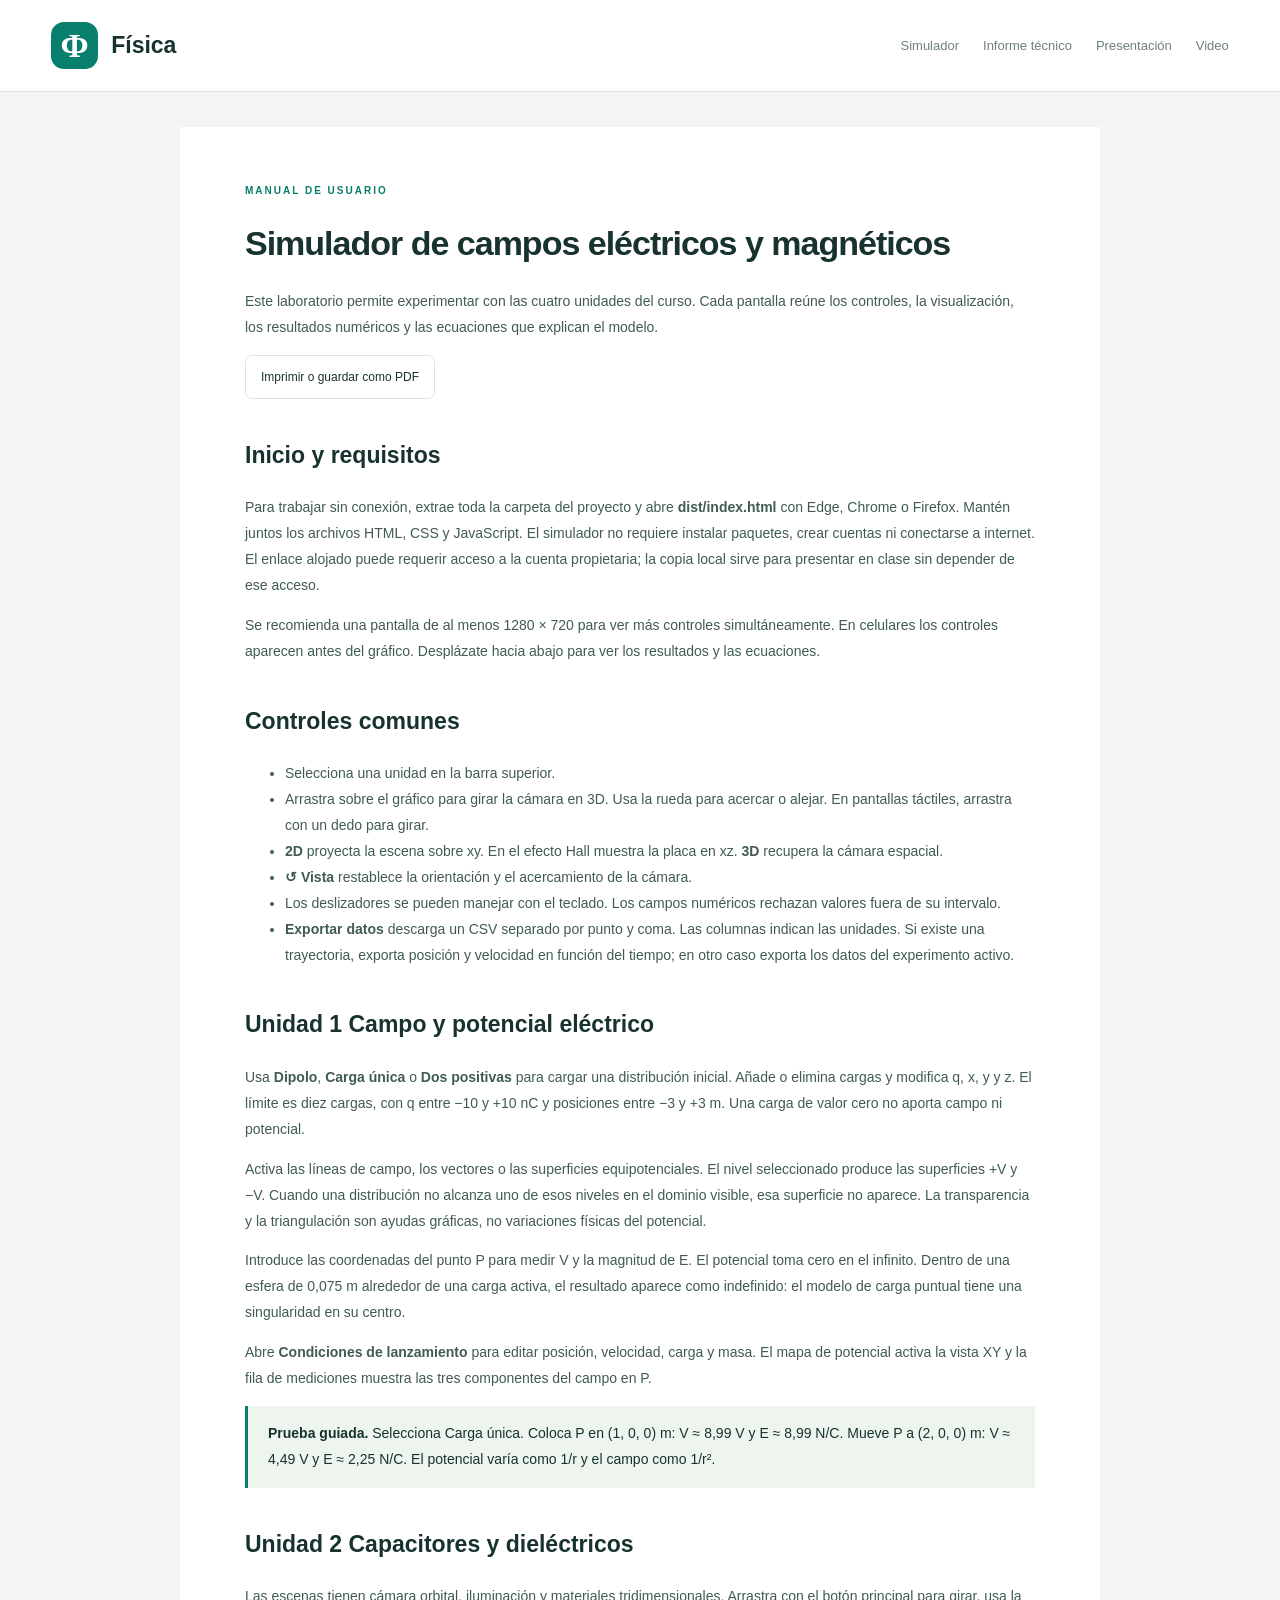
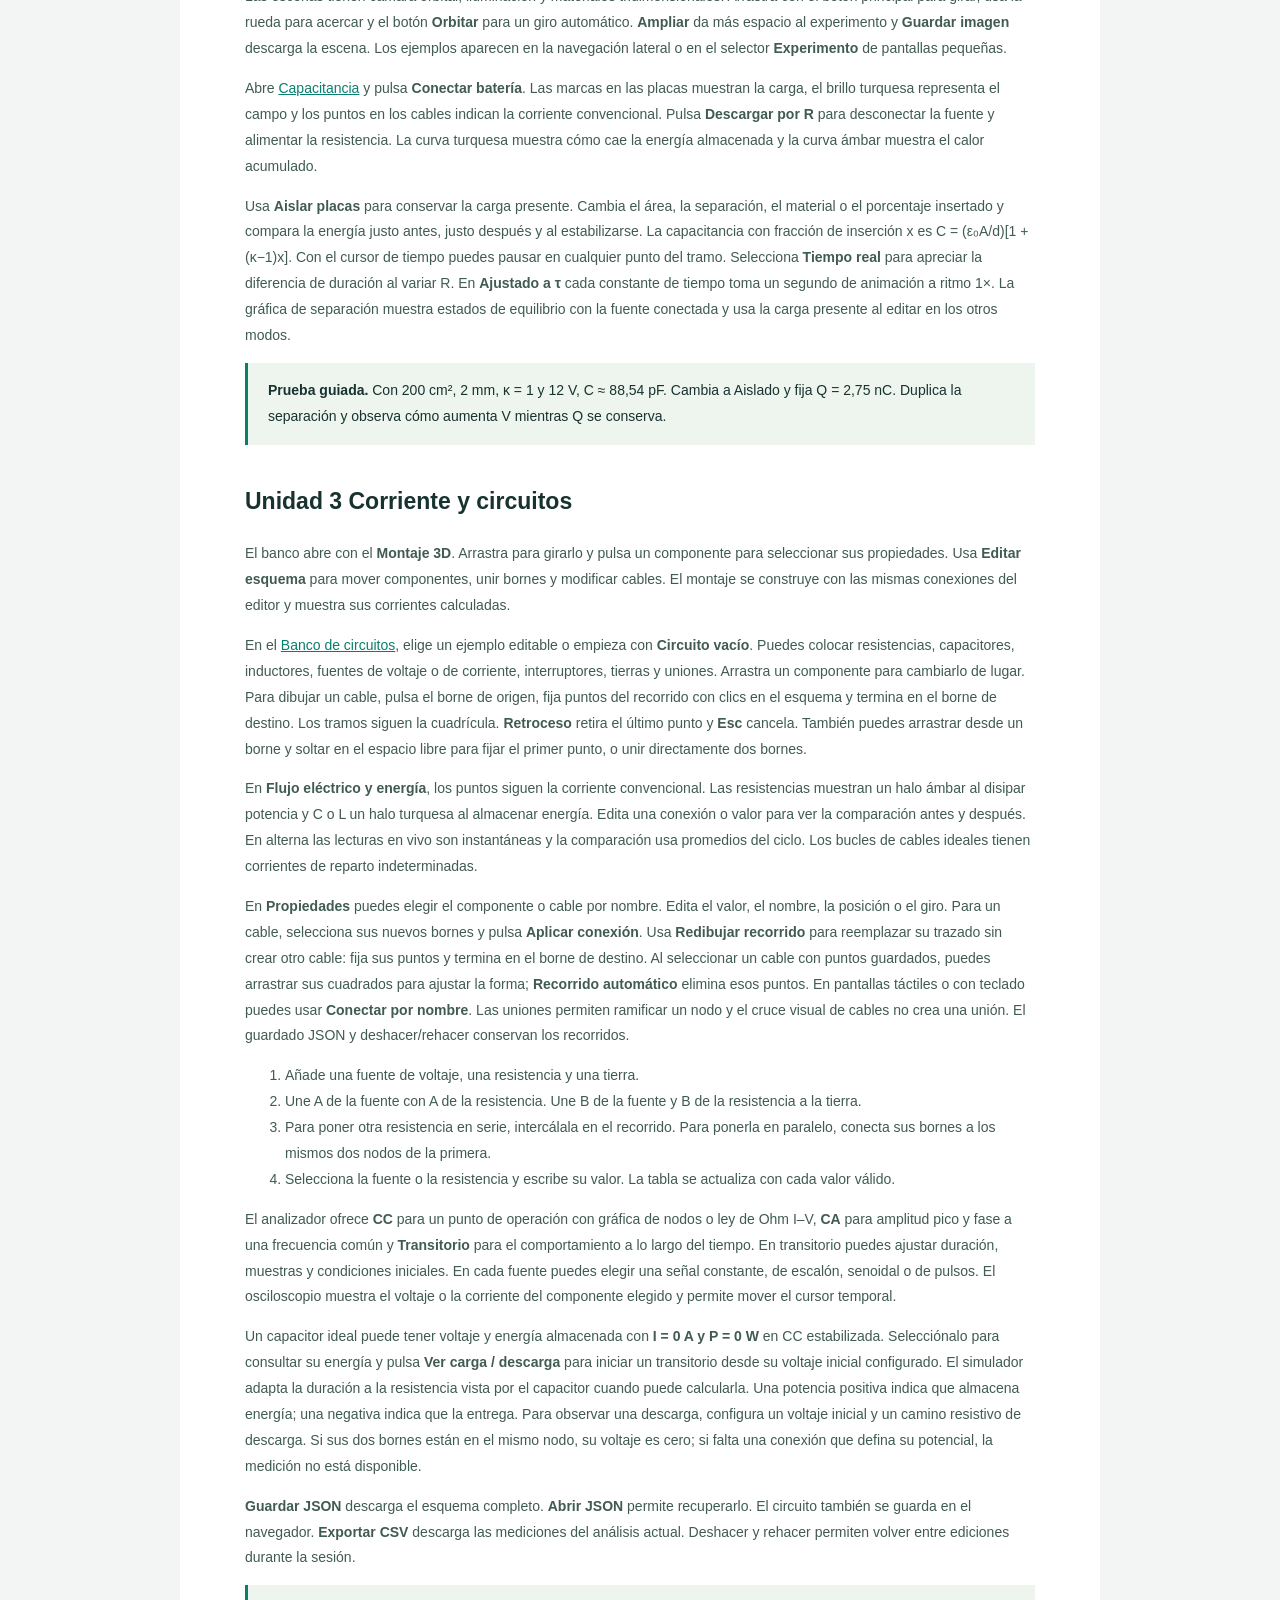
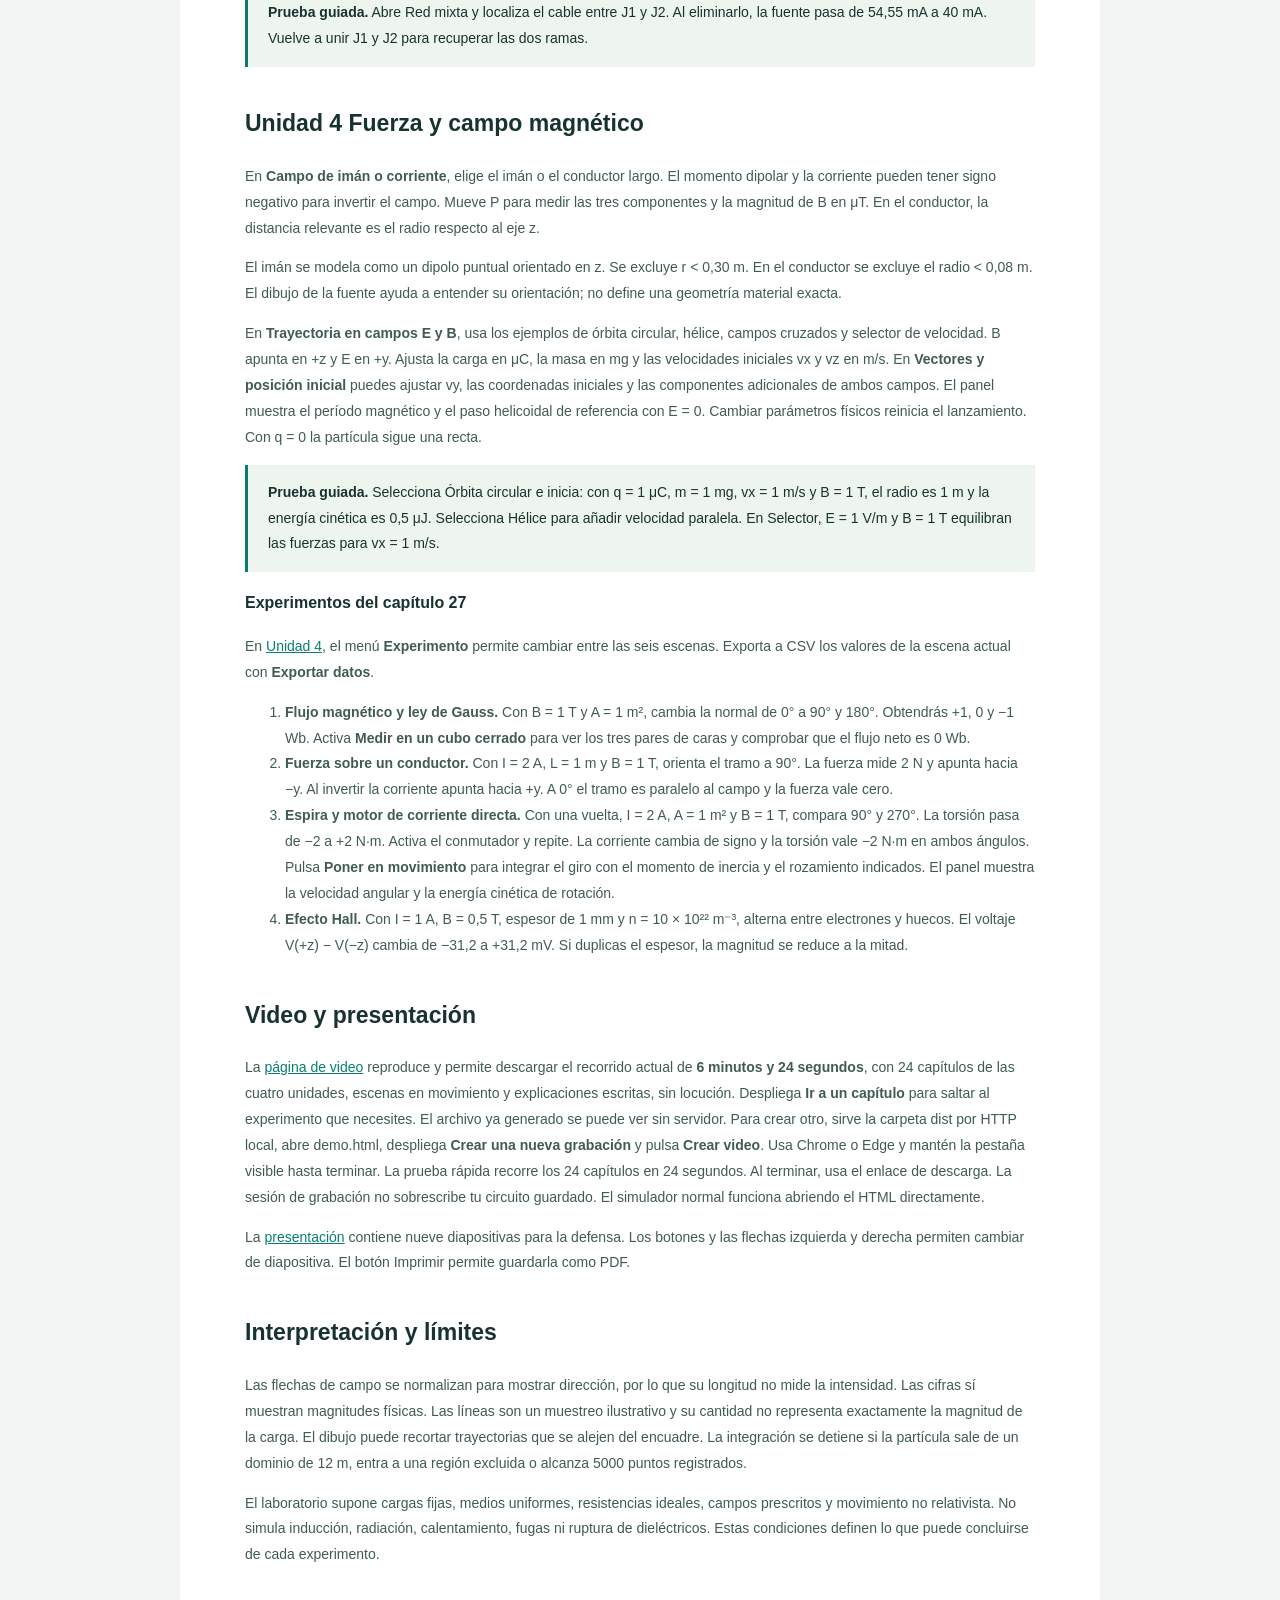
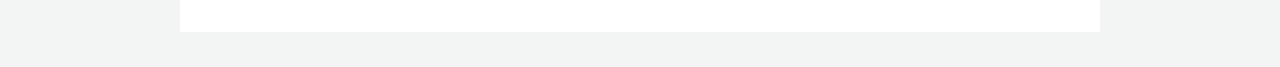
<file: manual.html>
<!doctype html><html lang="es"><head><meta charset="utf-8"><meta name="viewport" content="width=device-width,initial-scale=1"><title>Manual del simulador de Física</title><link rel="stylesheet" href="styles.css"></head><body><header><a class="brand" href="index.html"><span class="brandmark">Φ</span>Física</a><nav><a href="index.html">Simulador</a><a href="informe.html">Informe técnico</a><a href="presentacion.html">Presentación</a><a href="demo.html">Video</a></nav></header><article class="doc"><span class="eyebrow">MANUAL DE USUARIO</span><h1>Simulador de campos eléctricos y magnéticos</h1><p>Este laboratorio permite experimentar con las cuatro unidades del curso. Cada pantalla reúne los controles, la visualización, los resultados numéricos y las ecuaciones que explican el modelo.</p><button class="secondary" onclick="window.print()">Imprimir o guardar como PDF</button>
<h2>Inicio y requisitos</h2><p>Para trabajar sin conexión, extrae toda la carpeta del proyecto y abre <strong>dist/index.html</strong> con Edge, Chrome o Firefox. Mantén juntos los archivos HTML, CSS y JavaScript. El simulador no requiere instalar paquetes, crear cuentas ni conectarse a internet. El enlace alojado puede requerir acceso a la cuenta propietaria; la copia local sirve para presentar en clase sin depender de ese acceso.</p><p>Se recomienda una pantalla de al menos 1280 × 720 para ver más controles simultáneamente. En celulares los controles aparecen antes del gráfico. Desplázate hacia abajo para ver los resultados y las ecuaciones.</p>
<h2>Controles comunes</h2><ul><li>Selecciona una unidad en la barra superior.</li><li>Arrastra sobre el gráfico para girar la cámara en 3D. Usa la rueda para acercar o alejar. En pantallas táctiles, arrastra con un dedo para girar.</li><li><strong>2D</strong> proyecta la escena sobre xy. En el efecto Hall muestra la placa en xz. <strong>3D</strong> recupera la cámara espacial.</li><li><strong>↺ Vista</strong> restablece la orientación y el acercamiento de la cámara.</li><li>Los deslizadores se pueden manejar con el teclado. Los campos numéricos rechazan valores fuera de su intervalo.</li><li><strong>Exportar datos</strong> descarga un CSV separado por punto y coma. Las columnas indican las unidades. Si existe una trayectoria, exporta posición y velocidad en función del tiempo; en otro caso exporta los datos del experimento activo.</li></ul>
<h2>Unidad 1 Campo y potencial eléctrico</h2><p>Usa <strong>Dipolo</strong>, <strong>Carga única</strong> o <strong>Dos positivas</strong> para cargar una distribución inicial. Añade o elimina cargas y modifica q, x, y y z. El límite es diez cargas, con q entre −10 y +10 nC y posiciones entre −3 y +3 m. Una carga de valor cero no aporta campo ni potencial.</p><p>Activa las líneas de campo, los vectores o las superficies equipotenciales. El nivel seleccionado produce las superficies +V y −V. Cuando una distribución no alcanza uno de esos niveles en el dominio visible, esa superficie no aparece. La transparencia y la triangulación son ayudas gráficas, no variaciones físicas del potencial.</p><p>Introduce las coordenadas del punto P para medir V y la magnitud de E. El potencial toma cero en el infinito. Dentro de una esfera de 0,075 m alrededor de una carga activa, el resultado aparece como indefinido: el modelo de carga puntual tiene una singularidad en su centro.</p><p>Abre <strong>Condiciones de lanzamiento</strong> para editar posición, velocidad, carga y masa. El mapa de potencial activa la vista XY y la fila de mediciones muestra las tres componentes del campo en P.</p><div class="callout"><strong>Prueba guiada.</strong> Selecciona Carga única. Coloca P en (1, 0, 0) m: V ≈ 8,99 V y E ≈ 8,99 N/C. Mueve P a (2, 0, 0) m: V ≈ 4,49 V y E ≈ 2,25 N/C. El potencial varía como 1/r y el campo como 1/r².</div>
<h2>Unidad 2 Capacitores y dieléctricos</h2>
<p>Las escenas tienen cámara orbital, iluminación y materiales tridimensionales. Arrastra con el botón principal para girar, usa la rueda para acercar y el botón <strong>Orbitar</strong> para un giro automático. <strong>Ampliar</strong> da más espacio al experimento y <strong>Guardar imagen</strong> descarga la escena. Los ejemplos aparecen en la navegación lateral o en el selector <strong>Experimento</strong> de pantallas pequeñas.</p>
<p>Abre <a href="index.html#unidad-2">Capacitancia</a> y pulsa <strong>Conectar batería</strong>. Las marcas en las placas muestran la carga, el brillo turquesa representa el campo y los puntos en los cables indican la corriente convencional. Pulsa <strong>Descargar por R</strong> para desconectar la fuente y alimentar la resistencia. La curva turquesa muestra cómo cae la energía almacenada y la curva ámbar muestra el calor acumulado.</p>
<p>Usa <strong>Aislar placas</strong> para conservar la carga presente. Cambia el área, la separación, el material o el porcentaje insertado y compara la energía justo antes, justo después y al estabilizarse. La capacitancia con fracción de inserción x es C = (ε₀A/d)[1 + (κ−1)x]. Con el cursor de tiempo puedes pausar en cualquier punto del tramo. Selecciona <strong>Tiempo real</strong> para apreciar la diferencia de duración al variar R. En <strong>Ajustado a τ</strong> cada constante de tiempo toma un segundo de animación a ritmo 1×. La gráfica de separación muestra estados de equilibrio con la fuente conectada y usa la carga presente al editar en los otros modos.</p>
<div class="callout"><strong>Prueba guiada.</strong> Con 200 cm², 2 mm, κ = 1 y 12 V, C ≈ 88,54 pF. Cambia a Aislado y fija Q = 2,75 nC. Duplica la separación y observa cómo aumenta V mientras Q se conserva.</div>
<h2>Unidad 3 Corriente y circuitos</h2>
<p>El banco abre con el <strong>Montaje 3D</strong>. Arrastra para girarlo y pulsa un componente para seleccionar sus propiedades. Usa <strong>Editar esquema</strong> para mover componentes, unir bornes y modificar cables. El montaje se construye con las mismas conexiones del editor y muestra sus corrientes calculadas.</p>
<p>En el <a href="index.html#unidad-3">Banco de circuitos</a>, elige un ejemplo editable o empieza con <strong>Circuito vacío</strong>. Puedes colocar resistencias, capacitores, inductores, fuentes de voltaje o de corriente, interruptores, tierras y uniones. Arrastra un componente para cambiarlo de lugar. Para dibujar un cable, pulsa el borne de origen, fija puntos del recorrido con clics en el esquema y termina en el borne de destino. Los tramos siguen la cuadrícula. <strong>Retroceso</strong> retira el último punto y <strong>Esc</strong> cancela. También puedes arrastrar desde un borne y soltar en el espacio libre para fijar el primer punto, o unir directamente dos bornes.</p>
<p>En <strong>Flujo eléctrico y energía</strong>, los puntos siguen la corriente convencional. Las resistencias muestran un halo ámbar al disipar potencia y C o L un halo turquesa al almacenar energía. Edita una conexión o valor para ver la comparación antes y después. En alterna las lecturas en vivo son instantáneas y la comparación usa promedios del ciclo. Los bucles de cables ideales tienen corrientes de reparto indeterminadas.</p>
<p>En <strong>Propiedades</strong> puedes elegir el componente o cable por nombre. Edita el valor, el nombre, la posición o el giro. Para un cable, selecciona sus nuevos bornes y pulsa <strong>Aplicar conexión</strong>. Usa <strong>Redibujar recorrido</strong> para reemplazar su trazado sin crear otro cable: fija sus puntos y termina en el borne de destino. Al seleccionar un cable con puntos guardados, puedes arrastrar sus cuadrados para ajustar la forma; <strong>Recorrido automático</strong> elimina esos puntos. En pantallas táctiles o con teclado puedes usar <strong>Conectar por nombre</strong>. Las uniones permiten ramificar un nodo y el cruce visual de cables no crea una unión. El guardado JSON y deshacer/rehacer conservan los recorridos.</p>
<ol><li>Añade una fuente de voltaje, una resistencia y una tierra.</li><li>Une A de la fuente con A de la resistencia. Une B de la fuente y B de la resistencia a la tierra.</li><li>Para poner otra resistencia en serie, intercálala en el recorrido. Para ponerla en paralelo, conecta sus bornes a los mismos dos nodos de la primera.</li><li>Selecciona la fuente o la resistencia y escribe su valor. La tabla se actualiza con cada valor válido.</li></ol>
<p>El analizador ofrece <strong>CC</strong> para un punto de operación con gráfica de nodos o ley de Ohm I–V, <strong>CA</strong> para amplitud pico y fase a una frecuencia común y <strong>Transitorio</strong> para el comportamiento a lo largo del tiempo. En transitorio puedes ajustar duración, muestras y condiciones iniciales. En cada fuente puedes elegir una señal constante, de escalón, senoidal o de pulsos. El osciloscopio muestra el voltaje o la corriente del componente elegido y permite mover el cursor temporal.</p>
<p>Un capacitor ideal puede tener voltaje y energía almacenada con <strong>I = 0 A y P = 0 W</strong> en CC estabilizada. Selecciónalo para consultar su energía y pulsa <strong>Ver carga / descarga</strong> para iniciar un transitorio desde su voltaje inicial configurado. El simulador adapta la duración a la resistencia vista por el capacitor cuando puede calcularla. Una potencia positiva indica que almacena energía; una negativa indica que la entrega. Para observar una descarga, configura un voltaje inicial y un camino resistivo de descarga. Si sus dos bornes están en el mismo nodo, su voltaje es cero; si falta una conexión que defina su potencial, la medición no está disponible.</p>
<p><strong>Guardar JSON</strong> descarga el esquema completo. <strong>Abrir JSON</strong> permite recuperarlo. El circuito también se guarda en el navegador. <strong>Exportar CSV</strong> descarga las mediciones del análisis actual. Deshacer y rehacer permiten volver entre ediciones durante la sesión.</p>
<div class="callout"><strong>Prueba guiada.</strong> Abre Red mixta y localiza el cable entre J1 y J2. Al eliminarlo, la fuente pasa de 54,55 mA a 40 mA. Vuelve a unir J1 y J2 para recuperar las dos ramas.</div>
<h2 id="unidad-4">Unidad 4 Fuerza y campo magnético</h2><p>En <strong>Campo de imán o corriente</strong>, elige el imán o el conductor largo. El momento dipolar y la corriente pueden tener signo negativo para invertir el campo. Mueve P para medir las tres componentes y la magnitud de B en μT. En el conductor, la distancia relevante es el radio respecto al eje z.</p><p>El imán se modela como un dipolo puntual orientado en z. Se excluye r &lt; 0,30 m. En el conductor se excluye el radio &lt; 0,08 m. El dibujo de la fuente ayuda a entender su orientación; no define una geometría material exacta.</p><p>En <strong>Trayectoria en campos E y B</strong>, usa los ejemplos de órbita circular, hélice, campos cruzados y selector de velocidad. B apunta en +z y E en +y. Ajusta la carga en μC, la masa en mg y las velocidades iniciales vx y vz en m/s. En <strong>Vectores y posición inicial</strong> puedes ajustar vy, las coordenadas iniciales y las componentes adicionales de ambos campos. El panel muestra el período magnético y el paso helicoidal de referencia con E = 0. Cambiar parámetros físicos reinicia el lanzamiento. Con q = 0 la partícula sigue una recta.</p><div class="callout"><strong>Prueba guiada.</strong> Selecciona Órbita circular e inicia: con q = 1 μC, m = 1 mg, vx = 1 m/s y B = 1 T, el radio es 1 m y la energía cinética es 0,5 μJ. Selecciona Hélice para añadir velocidad paralela. En Selector, E = 1 V/m y B = 1 T equilibran las fuerzas para vx = 1 m/s.</div>
<h3>Experimentos del capítulo 27</h3>
<p>En <a href="index.html#unidad-4">Unidad 4</a>, el menú <strong>Experimento</strong> permite cambiar entre las seis escenas. Exporta a CSV los valores de la escena actual con <strong>Exportar datos</strong>.</p>
<ol>
<li><strong>Flujo magnético y ley de Gauss.</strong> Con B = 1 T y A = 1 m², cambia la normal de 0° a 90° y 180°. Obtendrás +1, 0 y −1 Wb. Activa <strong>Medir en un cubo cerrado</strong> para ver los tres pares de caras y comprobar que el flujo neto es 0 Wb.</li>
<li><strong>Fuerza sobre un conductor.</strong> Con I = 2 A, L = 1 m y B = 1 T, orienta el tramo a 90°. La fuerza mide 2 N y apunta hacia −y. Al invertir la corriente apunta hacia +y. A 0° el tramo es paralelo al campo y la fuerza vale cero.</li>
<li><strong>Espira y motor de corriente directa.</strong> Con una vuelta, I = 2 A, A = 1 m² y B = 1 T, compara 90° y 270°. La torsión pasa de −2 a +2 N·m. Activa el conmutador y repite. La corriente cambia de signo y la torsión vale −2 N·m en ambos ángulos. Pulsa <strong>Poner en movimiento</strong> para integrar el giro con el momento de inercia y el rozamiento indicados. El panel muestra la velocidad angular y la energía cinética de rotación.</li>
<li><strong>Efecto Hall.</strong> Con I = 1 A, B = 0,5 T, espesor de 1 mm y n = 10 × 10²² m⁻³, alterna entre electrones y huecos. El voltaje V(+z) − V(−z) cambia de −31,2 a +31,2 mV. Si duplicas el espesor, la magnitud se reduce a la mitad.</li>
</ol>
<h2>Video y presentación</h2><p>La <a href="demo.html">página de video</a> reproduce y permite descargar el recorrido actual de <strong>6 minutos y 24 segundos</strong>, con 24 capítulos de las cuatro unidades, escenas en movimiento y explicaciones escritas, sin locución. Despliega <strong>Ir a un capítulo</strong> para saltar al experimento que necesites. El archivo ya generado se puede ver sin servidor. Para crear otro, sirve la carpeta dist por HTTP local, abre demo.html, despliega <strong>Crear una nueva grabación</strong> y pulsa <strong>Crear video</strong>. Usa Chrome o Edge y mantén la pestaña visible hasta terminar. La prueba rápida recorre los 24 capítulos en 24 segundos. Al terminar, usa el enlace de descarga. La sesión de grabación no sobrescribe tu circuito guardado. El simulador normal funciona abriendo el HTML directamente.</p><p>La <a href="presentacion.html">presentación</a> contiene nueve diapositivas para la defensa. Los botones y las flechas izquierda y derecha permiten cambiar de diapositiva. El botón Imprimir permite guardarla como PDF.</p>
<h2>Interpretación y límites</h2><p>Las flechas de campo se normalizan para mostrar dirección, por lo que su longitud no mide la intensidad. Las cifras sí muestran magnitudes físicas. Las líneas son un muestreo ilustrativo y su cantidad no representa exactamente la magnitud de la carga. El dibujo puede recortar trayectorias que se alejen del encuadre. La integración se detiene si la partícula sale de un dominio de 12 m, entra a una región excluida o alcanza 5000 puntos registrados.</p><p>El laboratorio supone cargas fijas, medios uniformes, resistencias ideales, campos prescritos y movimiento no relativista. No simula inducción, radiación, calentamiento, fugas ni ruptura de dieléctricos. Estas condiciones definen lo que puede concluirse de cada experimento.</p></article></body></html>
</file>
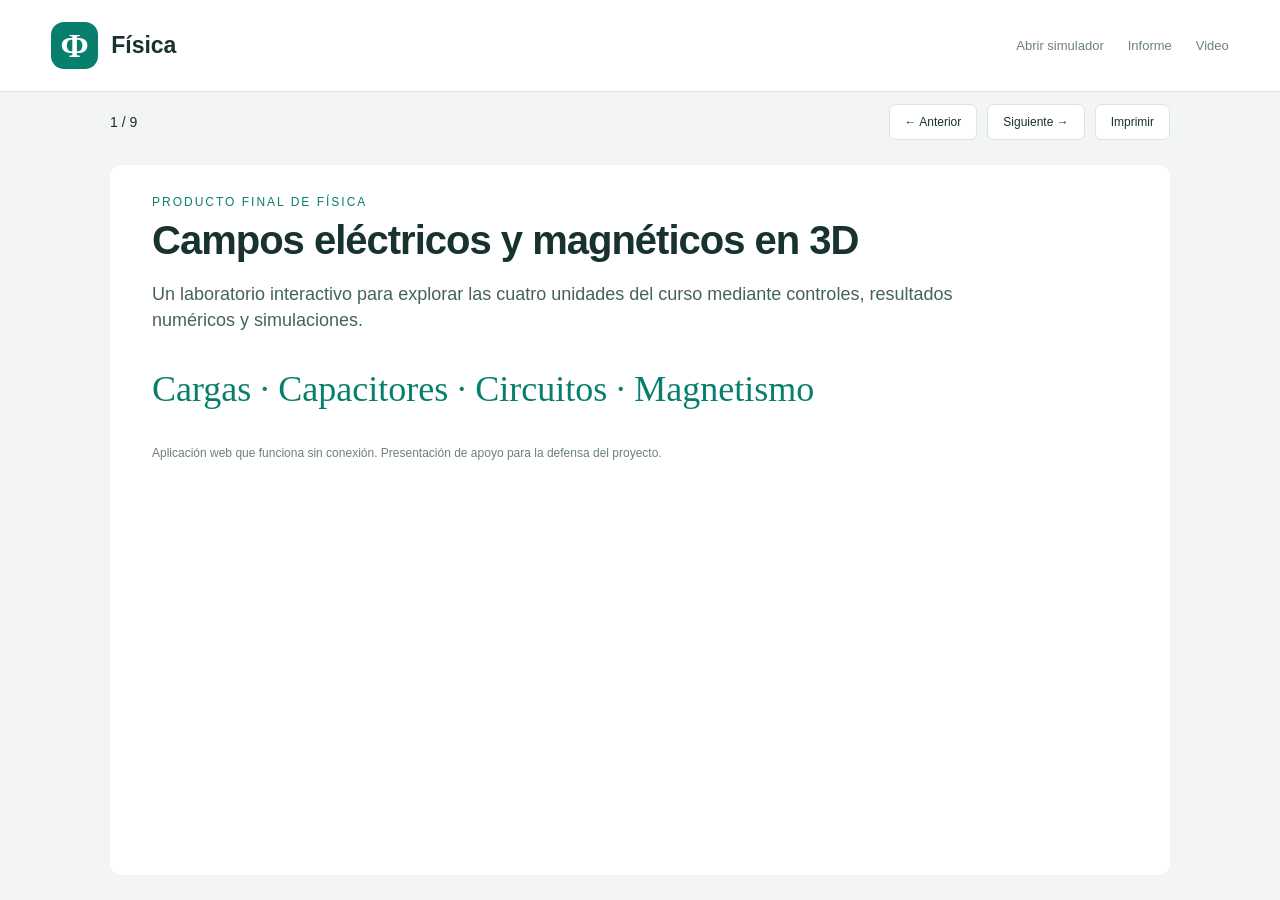
<file: presentacion.html>
<!doctype html><html lang="es"><head><meta charset="utf-8"><meta name="viewport" content="width=device-width,initial-scale=1"><title>Presentación del proyecto de Física</title><link rel="stylesheet" href="styles.css"><style>.slides{padding:0 20px;margin:12px auto}.slides .slide{display:none;min-height:0;height:calc(100vh - 190px);padding:28px 42px;overflow:auto}.present-controls{margin:10px 0!important}.slide h1{font-size:40px}.slide h2{font-size:29px;margin:14px 0}.slide p,.slide li{font-size:18px;line-height:1.45}.slide .foot{font-size:12px;margin-top:20px}.slide table{font-size:16px;margin:15px 0}.slide td,.slide th{padding:11px}.slide .aside-formula{font-size:32px;padding:24px}.slides .slide.current{display:block}.slide-layout{display:grid;grid-template-columns:1fr 1fr;gap:35px}.slide .aside-formula{font:40px Cambria,serif;color:#087f6d;background:#eaf2ed;padding:45px 30px;align-self:center}.slide h2{margin-top:24px}.slide p{max-width:860px}.slide table{font-size:19px;border-collapse:collapse;width:100%;margin:25px 0}.slide td,.slide th{padding:16px;border-bottom:1px solid #dce4e0;text-align:left}.slide table strong{color:#087f6d}.slide li{margin:15px 0}.slide .foot{font-size:15px;color:#6e807b;margin-top:40px}.present-controls{display:flex;justify-content:space-between;align-items:center;margin:25px 0}.present-controls>div{display:flex;gap:10px}.slide h2{font-size:29px;margin:14px 0}.slide .foot{font-size:12px;margin-top:20px}.slide table{font-size:16px;margin:15px 0}.slide td,.slide th{padding:11px}.slide .aside-formula{font-size:32px;padding:24px}@media(max-width:760px){.slide-layout{grid-template-columns:1fr}.slide .aside-formula{font-size:28px;padding:20px}.slide table{font-size:14px}.slide td,.slide th{padding:10px}}@media print{.slides .slide{display:block!important}.present-controls{display:none}.slide{height:95vh;overflow:hidden}.slide .aside-formula{border:1px solid #dce4e0}}</style></head><body><header><a class="brand" href="index.html"><span class="brandmark">Φ</span>Física</a><nav><a href="index.html">Abrir simulador</a><a href="informe.html">Informe</a><a href="demo.html">Video</a></nav></header><main class="slides"><div class="present-controls"><span id="counter">1 / 9</span><div><button class="secondary" id="prev">← Anterior</button><button class="secondary" id="next">Siguiente →</button><button class="secondary" onclick="window.print()">Imprimir</button></div></div>
<section class="slide current"><span class="num">PRODUCTO FINAL DE FÍSICA</span><h1>Campos eléctricos y magnéticos en 3D</h1><p>Un laboratorio interactivo para explorar las cuatro unidades del curso mediante controles, resultados numéricos y simulaciones.</p><div class="formula">Cargas · Capacitores · Circuitos · Magnetismo</div><p class="foot">Aplicación web que funciona sin conexión. Presentación de apoyo para la defensa del proyecto.</p></section>
<section class="slide"><span class="num">01 / ALCANCE</span><h2>Cuatro unidades conectadas por modelos físicos</h2><table><tr><th>Unidad</th><th>Experimento</th><th>Resultado</th></tr><tr><td>1</td><td>Cargas puntuales</td><td>Campo y potencial</td></tr><tr><td>2</td><td>Placas y dieléctrico</td><td>Capacitancia y energía</td></tr><tr><td>3</td><td>Editor de redes y análisis CC, CA y transitorio</td><td>Corriente, voltaje y potencia</td></tr><tr><td>4</td><td>Campo, partículas y conductores</td><td>Trayectoria, flujo, fuerza, torsión y voltaje Hall</td></tr></table><p class="foot">La Unidad 4 se basa en el capítulo 27 de Sears y Zemansky, Campo magnético y fuerzas magnéticas.</p></section>
<section class="slide"><span class="num">02 / UNIDAD 1</span><h2>El campo se suma como vector y el potencial como escalar</h2><div class="slide-layout"><div><p>Hasta diez cargas con posición y magnitud ajustables.</p><p>Una carga de +1 nC a 1 m produce <strong>8,99 V</strong> y <strong>8,99 N/C</strong>.</p><p>En el centro de un dipolo simétrico el potencial es cero, aunque el campo puede ser distinto de cero.</p></div><div class="aside-formula">E⃗ = k Σ qᵢ R⃗ᵢ / Rᵢ³<br><br>V = k Σ qᵢ / Rᵢ</div></div><p class="foot">Demostración en vivo: mover P de 1 m a 2 m y comparar 1/r con 1/r². Activar equipotenciales y girar la cámara.</p></section>
<section class="slide"><span class="num">03 / UNIDAD 2</span><h2>La condición eléctrica cambia el efecto del dieléctrico</h2><div class="formula">C = κ ε₀ A / d</div><table><tr><th>Al multiplicar κ por 4</th><th>Voltaje</th><th>Carga</th><th>Energía</th></tr><tr><td>Batería conectada</td><td>Constante</td><td><strong>× 4</strong></td><td><strong>× 4</strong></td></tr><tr><td>Capacitor aislado</td><td><strong>÷ 4</strong></td><td>Constante</td><td><strong>÷ 4</strong></td></tr></table><p class="foot">Ejemplo base: 200 cm², 2 mm, vacío y 12 V. C = 88,54 pF y U = 6,375 nJ.</p></section>
<section class="slide"><span class="num">04 / UNIDAD 3</span><h2>La conexión determina la resistencia equivalente</h2><table><tr><th>100, 200 y 300 Ω con 12 V</th><th>Req</th><th>Corriente total</th></tr><tr><td>Serie</td><td>600 Ω</td><td>20 mA</td></tr><tr><td>Paralelo</td><td>54,55 Ω</td><td>220 mA</td></tr><tr><td>Mixto R₁ + (R₂ ∥ R₃)</td><td>220 Ω</td><td>54,55 mA</td></tr></table><p>El editor permite recablear ramas y analizar resistencias, capacitores e inductores.</p><p class="foot">En Red mixta, retira el cable entre J1 y J2 y vuelve a conectarlo. La corriente de la fuente cambia de 54,55 mA a 40 mA y vuelve a su valor inicial.</p></section>
<section class="slide"><span class="num">05 / UNIDAD 4</span><h2>La orientación y la corriente determinan el efecto de B</h2><table><tr><th>Experimento</th><th>Qué se comprueba</th></tr><tr><td>Partícula en campos E y B</td><td>Órbita, hélice y selección a v = E/B</td></tr><tr><td>Flujo y ley de Gauss</td><td>Φ = B⃗ · A⃗ y suma cero en el cubo</td></tr><tr><td>Conductor recto</td><td>F⃗ = I L⃗ × B⃗ e inversión de la fuerza al invertir I</td></tr><tr><td>Espira y conmutador</td><td>τ⃗ = μ⃗ × B⃗ y torsión del mismo signo entre conmutaciones</td></tr><tr><td>Placa Hall</td><td>Polaridad opuesta para electrones y huecos</td></tr></table><p class="foot">Para la defensa, compara 90° y 270° en la espira con el conmutador activado y desactivado.</p></section>
<section class="slide"><span class="num">06 / SOFTWARE</span><h2>El cálculo físico está separado de la interfaz</h2><div class="slide-layout"><div><h3>Núcleo físico</h3><p>Funciones vectoriales, campos, circuitos e integrador de Boris. Las pruebas no necesitan navegador.</p><h3>Visualización</h3><p>Canvas proyecta geometría 3D. La cámara permite girar y acercar la escena.</p></div><div><h3>Algoritmos</h3><p>Superposición directa, líneas por punto medio, equipotenciales por tetraedros y trayectorias por integración temporal.</p><h3>Distribución</h3><p>Archivos HTML, CSS y JavaScript sin paquetes externos. Exportación CSV y manual web.</p></div></div></section>
<section class="slide"><span class="num">07 / VALIDACIÓN</span><h2>Los resultados se contrastan con soluciones conocidas</h2><p><strong>40 pruebas numéricas aprobadas.</strong></p><ul><li>Campo de una carga y superposición en un dipolo.</li><li>Capacitancia y energía con V o Q constantes.</li><li>Balances de voltaje, corriente y potencia.</li><li>Órbitas con rapidez constante y selector de velocidad.</li><li>Flujo neto en el cubo, fuerzas y torsión con signo, y polaridad Hall.</li></ul><p class="foot">La revisión visual comprobó las cuatro unidades. Las superficies y las trayectorias mantienen aproximaciones numéricas explícitas.</p></section>
<section class="slide"><span class="num">08 / CONCLUSIONES</span><h2>El simulador permite explicar y comprobar cada modelo</h2><p>Una variable de entrada produce un cambio visible y un resultado que puede comprobarse con ecuaciones.</p><p>La Unidad 4 integra los campos eléctricos anteriores con el producto vectorial y la fuerza de Lorentz.</p><p>Los límites son parte de la explicación: cargas puntuales, circuitos ideales, imán dipolar y movimiento no relativista.</p><p class="foot">Fuentes principales: Sears y Zemansky, Física universitaria, vol. 2, 12.ª edición, materiales del curso. Complementos: OpenStax, secciones 11.2 y 12.2, y Particle In Cell Consulting para el integrador. Referencias completas en el informe.</p></section>
</main><script>const slides=[...document.querySelectorAll('.slide')];let active=0;function show(n){active=Math.max(0,Math.min(slides.length-1,n));slides.forEach((s,i)=>s.classList.toggle('current',i===active));document.querySelector('#counter').textContent=(active+1)+' / '+slides.length;document.querySelector('#prev').disabled=active===0;document.querySelector('#next').disabled=active===slides.length-1;}document.querySelector('#prev').onclick=()=>show(active-1);document.querySelector('#next').onclick=()=>show(active+1);window.onkeydown=e=>{if(e.key==='ArrowRight')show(active+1);if(e.key==='ArrowLeft')show(active-1);};show(0);</script></body></html>
</file>
<file: styles.css>
:root{--bg:#f3f5f4;--paper:#fff;--ink:#17322f;--muted:#6e807b;--green:#087f6d;--line:#dce4e0;--red:#e77864;--blue:#68b7e7;--dark:#112c2c}*{box-sizing:border-box}body{margin:0;background:var(--bg);font-family:"Segoe UI",Arial,sans-serif;color:var(--ink);font-size:14px}button,input,select{font:inherit}button,a,input,select{touch-action:manipulation}button{cursor:pointer}button:focus-visible,a:focus-visible,input:focus-visible,select:focus-visible{outline:3px solid #eeb853;outline-offset:3px}header{height:92px;border-bottom:1px solid var(--line);display:flex;align-items:center;padding:0 4%;gap:40px;background:#fff}.brand{display:flex;gap:13px;align-items:center;text-decoration:none;color:var(--ink);font-weight:650;font-size:23px}.brandmark{background:var(--green);color:#fff;display:grid;place-items:center;width:47px;height:47px;border-radius:13px;font-family:Georgia,serif;font-size:34px}.brand-sub{display:block;letter-spacing:1.7px;font-size:8px;color:var(--muted);margin-top:3px}nav{display:flex;gap:24px;margin-left:auto}nav a{color:var(--muted);text-decoration:none;font-size:13px}nav a:hover{color:var(--green)}.offline{display:flex;align-items:center;gap:7px;font-size:11px;color:var(--green);padding:8px 12px;background:#eaf5ef;border-radius:20px}.offline i{width:6px;height:6px;background:var(--green);border-radius:50%}main{max-width:1540px;margin:auto;padding:40px 4% 0}.intro{display:flex;align-items:center;justify-content:space-between;margin-bottom:30px}.eyebrow{font-size:10px;letter-spacing:2px;font-weight:700;color:var(--green)}h1{font-size:32px;letter-spacing:-1px;margin:9px 0 7px;font-weight:600}.intro p{color:var(--muted);margin:0}.secondary,.primary{border:1px solid var(--line);background:#fff;padding:10px 15px;border-radius:7px;color:var(--ink);font-size:12px}.primary{background:var(--green);color:#fff;border-color:var(--green)}.tabs{display:grid;grid-template-columns:repeat(4,1fr);gap:8px;margin-bottom:20px}.tabs button{position:relative;text-align:left;background:transparent;border:1px solid var(--line);padding:15px 16px 15px 53px;border-radius:9px;color:var(--ink);font-weight:600}.tabs b{position:absolute;left:16px;top:17px;font-size:12px;color:#8c9b95}.tabs span{display:block;font-size:10px;font-weight:400;color:var(--muted);margin-top:5px}.tabs button[aria-selected=true]{background:#fff;border-color:var(--green);box-shadow:0 2px 4px #17322f06}.tabs button[aria-selected=true] b{color:var(--green)}.workspace{display:grid;grid-template-columns:292px minmax(0,1fr);gap:20px;align-items:start}aside{padding:22px;background:#fff;border:1px solid var(--line);border-radius:12px}aside h2{font-size:15px;margin:0 0 4px}aside .sub{font-size:11px;color:var(--muted);margin:0 0 20px;line-height:1.6}label{display:block;color:#49635b;font-size:11px;margin-bottom:6px;font-weight:600}.control{margin:15px 0}.control-row{display:flex;gap:9px;align-items:center}.control-row>*{min-width:0;flex:1}input[type=number],select{width:100%;padding:8px 9px;border:1px solid #dce5df;border-radius:6px;background:#f9fbf9;color:var(--ink);font-size:12px}input[type=range]{accent-color:var(--green);width:100%;margin:9px 0 0}input[type=checkbox]{accent-color:var(--green)}label.check{display:flex;gap:7px;align-items:center;font-weight:400}.control output{float:right;color:var(--green);font-weight:700}.buttons{display:flex;flex-wrap:wrap;gap:7px;margin:14px 0}.buttons button{padding:8px 10px;border:1px solid var(--line);background:#fff;border-radius:6px;font-size:11px}.buttons button.on{background:#eaf5ef;border-color:var(--green);color:var(--green)}.divider{border-top:1px solid var(--line);margin:20px 0}.note{font-size:10px;line-height:1.65;color:var(--muted)}.charge{padding:9px;border:1px solid var(--line);border-radius:7px;margin:7px 0}.charge-head{display:flex;justify-content:space-between;align-items:center;font-size:11px;margin-bottom:7px}.charge-head button{border:0;background:none;color:var(--muted)}.charge .control-row{gap:5px}.charge input{padding:6px 4px;font-size:10px}.charge label{font-size:9px}.experiment{background:#fff;border:1px solid var(--line);border-radius:12px;overflow:hidden}.stage-head{display:flex;align-items:center;justify-content:space-between;padding:20px 22px}.tag{font-size:8px;letter-spacing:1.8px;color:var(--muted);font-weight:700}.stage-head h2{margin:6px 0 0;font-size:17px;font-weight:600}.view-buttons{display:flex;gap:5px}.view-buttons button{background:#f3f6f3;border:0;padding:6px 9px;border-radius:5px;font-size:10px;color:var(--muted)}.view-buttons button.active{background:#e6f2ed;color:var(--green);font-weight:650}.canvas-wrap{position:relative;background:var(--dark);height:430px;overflow:hidden}canvas{width:100%;height:100%;display:block;cursor:grab;touch-action:none}.stage-hint{position:absolute;bottom:15px;left:20px;color:#93b0a7;font-size:9px;pointer-events:none}.legend{position:absolute;top:18px;left:20px;color:#c1d7ce;font-size:10px;line-height:2;pointer-events:none}.legend span{margin-right:15px}.metrics{display:grid;grid-template-columns:repeat(4,1fr);padding:20px 22px;gap:12px;border-bottom:1px solid var(--line)}.metric label{font-size:9px;color:var(--muted);font-weight:400;letter-spacing:.3px}.metric strong{font-size:19px;font-weight:600;display:block}.metric small{font-size:10px;color:var(--muted);display:block;margin-top:3px}.insight{display:flex;padding:15px 22px;gap:14px;align-items:baseline;background:#f9fcf9}.insight span{font-size:8px;letter-spacing:1.4px;color:var(--green);font-weight:700}.insight p{font-size:11px;line-height:1.7;margin:0;color:#61796f}.theory{display:grid;grid-template-columns:1fr 1fr;gap:60px;margin:26px 0 32px;background:#e9efeb;padding:24px 28px;border-radius:10px}.theory h2{font-size:16px;margin:7px 0 10px}.theory p{font-size:11px;line-height:1.85;color:#61776d;margin:0}.equations{display:flex;flex-wrap:wrap;align-items:center;justify-content:space-around;gap:14px;font-family:Cambria,Georgia,serif;font-size:22px}.equations small{display:block;font:9px "Segoe UI",sans-serif;color:var(--muted);text-align:center;margin-top:10px}footer{border-top:1px solid var(--line);padding:20px 0;display:flex;justify-content:space-between;color:var(--muted);font-size:10px}.results-table{font-size:11px;border-collapse:collapse;width:100%;margin:12px 0}.results-table th,.results-table td{border-bottom:1px solid var(--line);text-align:right;padding:7px 3px}.results-table th:first-child,.results-table td:first-child{text-align:left}.mini{font-size:9px!important}.doc{max-width:920px;background:white;padding:50px 65px;margin:35px auto;line-height:1.85}.doc h1{font-size:34px}.doc h2{margin-top:35px;font-size:23px}.doc h3{font-size:16px}.doc p,.doc li{font-size:14px;color:#405b51}.doc table{border-collapse:collapse;width:100%;font-size:12px}.doc td,.doc th{border:1px solid #dce4e0;padding:10px;text-align:left}.doc a{color:var(--green)}.doc pre{white-space:pre-wrap;font-size:12px;background:#f1f5f1;padding:18px}.callout{padding:15px 20px;border-left:3px solid var(--green);background:#eef5ef}.slides{max-width:1100px;margin:35px auto}.slide{background:#fff;padding:65px 70px;min-height:570px;margin:25px 0;border-radius:12px;page-break-after:always}.slide h1{font-size:48px;max-width:850px}.slide h2{font-size:34px}.slide p,.slide li{font-size:22px;line-height:1.6;color:#456358}.slide .num{color:var(--green);letter-spacing:2px;font-size:12px}.slide .formula{font:36px Cambria,serif;margin:35px 0;color:var(--green)}@media(max-width:1050px){header{gap:20px}.offline{display:none}.workspace{grid-template-columns:260px minmax(0,1fr)}.metrics{grid-template-columns:repeat(2,1fr)}.tabs button{font-size:12px;padding-left:42px}.tabs b{left:12px}.canvas-wrap{height:400px}.theory{gap:25px}}@media(max-width:760px){header{height:auto;min-height:85px;flex-wrap:wrap;padding:18px 5%;gap:14px}nav{gap:16px}nav a{font-size:11px}.brand{font-size:20px}.brandmark{height:38px;width:38px}.intro{gap:15px}h1{font-size:25px}.intro p{font-size:12px}.intro button{padding:8px;font-size:10px}.tabs{grid-template-columns:repeat(2,1fr)}.workspace{display:flex;flex-direction:column}aside{width:100%}.experiment{width:100%}.canvas-wrap{height:370px}.theory{grid-template-columns:1fr;gap:20px}.stage-head{padding:15px;gap:8px}.stage-head h2{font-size:14px}footer{gap:20px;line-height:1.7}.doc{padding:25px;margin:10px}.slides{margin:10px}.slide{padding:30px;min-height:500px}.slide h1{font-size:32px}.slide p,.slide li{font-size:18px}.charge{display:inline-block;width:48%;vertical-align:top;margin:4px 1%}.equations{font-size:20px}}@media print{header,.intro,.tabs,aside,button,footer{display:none}.doc{margin:0;padding:0;max-width:none}.slide{margin:0;border:0;border-radius:0;min-height:90vh;break-after:page}.slides{margin:0;max-width:none}body{background:#fff}.doc h2{break-after:avoid}.doc table,.doc .callout{break-inside:avoid}}
</file>
<file: lab.css>
.lab {
  color-scheme: dark;
  --bg:#0b1120;
  --paper:#121c30;
  --ink:#edf3ff;
  --muted:#acbdd7;
  --line:#2a3955;
  --green:#8addff;
  --accent:#9ae6ff;
  --violet:#bdadff;
  --dark:#0b1529;
  background:radial-gradient(ellipse at 76% 0,#17223c 0,transparent 38rem),#0b1120;
  font-family:Inter,"Segoe UI",Arial,sans-serif;
  font-size:14px;
}
.lab [hidden] {display:none!important}
.lab .lab-top {height:72px;background:#0c1425;border-bottom:1px solid var(--line);padding:0 clamp(20px,4vw,72px);gap:22px}
.lab .brand {color:#edf3ff;font-size:21px;letter-spacing:-.65px;gap:11px}
.lab .brandmark {width:38px;height:38px;border-radius:12px;color:#0a1928;background:linear-gradient(150deg,#c5f2ff,#82d7ff 68%,#b9a9ff);font-size:27px}
.lab .brand-sub {color:#9eb1cc;font-size:8px;letter-spacing:1.4px;margin-top:3px}
.lab nav {gap:clamp(12px,2.6vw,33px);flex-wrap:wrap}
.lab nav a {color:#b7c7e1;font-size:13px;white-space:nowrap}
.lab nav a:hover {color:var(--accent)}
.lab main {max-width:1660px;padding:34px clamp(16px,4vw,64px) 22px}
.lab .intro {display:flex;justify-content:space-between;align-items:end;gap:16px;margin:0 0 23px}
.lab .eyebrow,.lab .tag,.lab .panel-kicker {color:#94d9fc;font-size:10px;font-weight:750;letter-spacing:1.45px}
.lab .intro h1 {color:#f3f7ff;font-size:clamp(28px,4vw,52px);font-weight:720;line-height:1.03;letter-spacing:-.055em;margin:8px 0 0}
.lab button {font-weight:620;transition:background .15s,border-color .15s,color .15s}
.lab .secondary,.lab #export,.lab .buttons button,.lab .view-buttons button,.lab #circuit-studio button {
  background:#19263e;color:#d8e5fa;border:1px solid #344665;border-radius:9px;
}
.lab .secondary:hover,.lab .buttons button:hover,.lab .view-buttons button:hover,.lab #circuit-studio button:hover {background:#263857;border-color:#6582b3;color:white}
.lab #export {min-height:38px;padding:8px 15px;white-space:nowrap;color:#c7edff;background:#19334a;border-color:#3b6181}
.lab button:disabled {opacity:.42;cursor:default}
.lab button:focus-visible,.lab input:focus-visible,.lab select:focus-visible,.lab a:focus-visible,.lab canvas:focus-visible,.lab summary:focus-visible {outline:2px solid #9ae6ff;outline-offset:3px}
.lab .tabs {display:grid;grid-template-columns:repeat(4,minmax(0,1fr));gap:10px;margin:0 0 19px;overflow:visible}
.lab .tabs button {display:grid;grid-template-columns:40px minmax(0,1fr);grid-template-rows:auto auto;align-items:center;justify-content:start;gap:2px 11px;min-width:0;width:100%;padding:12px 13px;text-align:left;background:#141f34;border:1px solid #2a3955;border-radius:13px;color:#d9e4f8;font-size:14px;font-weight:680;line-height:1.16}
.lab .tabs button b {position:static;display:grid;place-items:center;grid-row:span 2;width:37px;height:37px;border-radius:9px;background:#26344e;color:#afc4e6;font-size:23px;font-weight:580;margin:0}
.lab .tabs button span {color:#a3b6d1;font-size:11px;margin:0;grid-column:2;font-weight:480}
.lab .tabs button[aria-selected=true] {background:linear-gradient(120deg,#203856,#192741);border-color:#72c9ef;color:#f3f8ff;box-shadow:inset 0 0 0 1px #87d4f520}
.lab .tabs button[aria-selected=true] b {background:#9ae6ff;color:#102238}
.lab .workspace {display:grid;grid-template-columns:minmax(260px,315px) minmax(0,1fr);align-items:start;gap:17px}
.lab .workspace>aside,.lab .experiment,.lab .theory,.lab .studio-card {background:var(--paper);border:1px solid var(--line);border-radius:15px;box-shadow:0 8px 28px #040b1840;min-width:0}
.lab #controls {max-height:740px;overflow:auto;scrollbar-width:thin;scrollbar-color:#425676 #152137;padding:19px}
.lab #controls h2 {font-size:18px;color:#f0f5ff;letter-spacing:-.015em}
.lab #controls .sub,.lab .note {color:#aabdd8;line-height:1.5}
.lab #controls .control label,.lab #controls label,.lab #circuit-studio label {color:#c6d4eb}
.lab #controls .control {padding:0;margin:12px 0 15px}
.lab #controls label.check {display:flex;gap:8px;align-items:center;margin:9px 0;line-height:1.35}
.lab input[type=range],.lab input[type=checkbox] {accent-color:#92dcff}
.lab input[type=number],.lab input[type=text],.lab select {width:100%;min-width:0;color:#edf3ff;background:#0e172a;border:1px solid #374969;border-radius:8px;padding:7px 9px;font-size:13px;min-height:34px}
.lab input[type=number]:invalid {border-color:#db826e}
.lab #controls input[type=range] {width:100%;margin:8px 0 0}
.lab #controls .value-line {display:flex;align-items:center;gap:7px;margin:0 0 2px}
.lab #controls .value-line label {flex:1;margin:0;font-size:12px;line-height:1.3}
.lab #controls .value-line input {width:72px;min-height:29px;padding:4px 6px;text-align:right;font-variant-numeric:tabular-nums}
.lab #controls .value-line .value-unit {font-size:11px;color:#adbfdb;min-width:20px}
.lab #controls .range-visual-output {display:none}
.lab #controls .charge {border:1px solid #324664;border-radius:10px;background:#17243a}
.lab #controls .charge-head {color:#e6f1ff}
.lab #controls .charge-head button {color:#ccd9f0;background:#253651;border-color:#415675}
.lab #controls .control-row {gap:6px}
.lab #controls .control-row>div {min-width:0}
.lab .divider {border-color:#2d3e5b}
.lab .advanced-control {border:1px solid #3a4d70;border-radius:10px;padding:10px;background:#142138;margin:13px 0;color:#c9daf4}
.lab .advanced-control summary {cursor:pointer;color:#b9e5ff;font-weight:650;font-size:12px}
.lab .advanced-control p {margin:8px 0 7px;font-size:11px;color:#a6bad7}
.lab .buttons .on {color:#12213a;background:#9ae6ff;border-color:#9ae6ff}
.lab .experiment {overflow:hidden}
.lab .stage-head {background:#172239;min-height:66px;padding:12px 17px;border-bottom:1px solid #283b5a;gap:10px}
.lab .stage-head h2 {font-size:clamp(16px,2vw,25px);letter-spacing:-.028em;color:#eef4ff;margin:3px 0 0}
.lab .view-buttons {display:flex;gap:5px;flex-shrink:0}
.lab .view-buttons button {padding:6px 9px;white-space:nowrap}
.lab .view-buttons button.active {color:#c1eeff;background:#264662;border-color:#5b9fc7}
.lab .canvas-wrap {height:clamp(380px,45vh,540px);background:#0b1529}
.lab #scene {cursor:grab}
.lab #scene:active {cursor:grabbing}
.lab .legend,.lab .stage-hint {color:#bbcee7;background:#0a1325d9;border:1px solid #324966;border-radius:8px;font-size:11px;padding:7px 10px;max-width:calc(100% - 24px);line-height:1.3}
.lab .stage-hint {bottom:12px;left:12px}
.lab .legend {top:12px;left:12px}
.lab .legend:empty {display:none}
.lab .metrics {display:grid;grid-template-columns:repeat(4,minmax(0,1fr));gap:0;padding:0;background:#131e33;border-top:1px solid #30435e}
.lab .metric {min-width:0;padding:15px 13px 14px;border-right:1px solid #2c3c58}
.lab .metric:last-child {border-right:0}
.lab .metric label {font-size:10px;font-weight:700;color:#b4c7e4;letter-spacing:.35px;line-height:1.22}
.lab .metric strong {color:#a3eaff;font-variant-numeric:tabular-nums;font-size:clamp(18px,2vw,27px);line-height:1.14;overflow-wrap:anywhere}
.lab .metric small {color:#a5b9d6;line-height:1.3;font-size:10px}
.lab .aux-readout {background:#101a2e;padding:9px 13px;border-top:1px solid #2d405f}
.lab .aux-values {display:flex;flex-wrap:wrap;gap:8px 14px;color:#b8cbe7;font-size:11px}
.lab .aux-values strong {color:#e7f2ff;font-weight:660;font-variant-numeric:tabular-nums}
.lab .cap-plot {display:grid;grid-template-columns:minmax(0,1fr) auto;align-items:center;gap:6px 9px}
.lab .cap-plot h3 {font-size:12px;margin:0;color:#dbeaff}
.lab .cap-plot select {min-height:30px;padding:4px 6px;font-size:11px;width:auto;max-width:155px}
.lab #cap-plot-canvas {width:100%;height:134px;display:block;grid-column:1/-1;border-radius:6px}
.lab .insight {background:#17283e;border-color:#30435e;padding:13px 16px}
.lab .insight span {color:#9de5ff}
.lab .insight p {color:#d4e2f9}
.lab .theory {margin-top:17px;background:linear-gradient(120deg,#151f36,#152541);color:#e3edff;padding:18px 20px}
.lab .theory h2,.lab .theory p,.lab .equations {color:#d4e5ff}
.lab .equations small {color:#a9bedb}
.lab footer {border-top:1px solid var(--line);color:#9db1cd;margin-top:22px;padding-top:14px}

.studio-heading {display:flex;justify-content:space-between;align-items:end;gap:16px;margin:24px 0 13px}
.studio-heading h2 {margin:2px 0 5px;font-size:clamp(25px,3.1vw,37px);letter-spacing:-.043em;line-height:1.06}
.studio-heading p {color:#afc3df;margin:0;font-size:13px}
.studio-heading .panel-kicker {margin-bottom:7px}
.studio-files {display:flex;gap:7px;flex-wrap:wrap}
.lab #circuit-studio button {min-height:33px;padding:6px 10px;font-size:12px}
.studio-grid {display:grid;grid-template-columns:minmax(148px,.74fr) minmax(380px,3.15fr) minmax(190px,.95fr);gap:12px;align-items:stretch}
.studio-palette,.studio-inspector {padding:13px}
.studio-card h3 {font-size:14px;font-weight:730;color:#eef4ff;letter-spacing:-.01em;margin:0 0 11px}
.component-palette {display:grid;grid-template-columns:1fr;gap:5px}
.lab #circuit-studio .component-palette button {display:grid;grid-template-columns:24px 1fr 12px;align-items:center;gap:5px;text-align:left;width:100%;min-height:34px;padding:5px 6px;background:#15243a}
.component-palette button span {color:#9ae6ff;text-align:center;font-size:17px;line-height:1}
.component-palette button strong {font-weight:630;font-size:11px;line-height:1.12}
.component-palette button i {color:#a1b9dc;font-style:normal;text-align:center}
.studio-example {margin-top:14px;padding-top:10px;border-top:1px solid var(--line)}
.studio-example label,.studio-inspector>label,.studio-inspector #part-details>label,.studio-connection label {display:block;font-size:11px;margin:6px 0 4px;font-weight:620}
.studio-connection,.studio-position,.node-readings {color:#b0c8e8;font-size:11px;border-top:1px solid #31425e;margin-top:12px;padding-top:8px}
.studio-connection summary,.studio-position summary,.node-readings summary {cursor:pointer;font-weight:650}
.studio-connection button {margin-top:7px;width:100%}
.studio-board {display:flex;flex-direction:column;overflow:hidden;min-height:464px}
.board-toolbar {background:#162239;padding:8px 10px;display:flex;gap:7px;justify-content:space-between;align-items:center;border-bottom:1px solid #2d4261;min-height:49px}
.board-title {font-size:12px;font-weight:700;white-space:nowrap}
.board-title i {display:inline-block;width:6px;height:6px;border-radius:50%;background:#9ae6ff;margin-right:5px;vertical-align:1px}
.board-actions {display:flex;gap:4px;flex-wrap:wrap;justify-content:flex-end}
.lab #circuit-studio .board-actions button {min-height:29px;padding:4px 7px}
.board-viewport {flex:1;position:relative;min-height:365px;background:#0b1425}
#circuit-canvas {position:absolute;inset:0;width:100%;height:100%;display:block;touch-action:none;cursor:crosshair}
.board-overlay {position:absolute;pointer-events:none;right:9px;bottom:9px;left:9px;display:flex;justify-content:space-between;align-items:center;gap:5px;font-size:10px;color:#b7c9e5}
.board-overlay label,.board-overlay span {pointer-events:auto;background:#0e192de8;border:1px solid #364b6b;border-radius:7px;padding:5px 7px}
.board-overlay label {display:flex;gap:4px;align-items:center;white-space:nowrap}
.board-overlay input {margin:0}
.board-footer {min-height:41px;display:flex;align-items:center;padding:8px 11px;background:#17253b;color:#c0d4ef;font-size:11px;line-height:1.35;border-top:1px solid #2e4364}
.studio-inspector {max-height:530px;overflow:auto;scrollbar-width:thin}
.inspector-empty {font-size:12px;color:#aabdD9;line-height:1.5;margin:15px 0 3px}
.inspector-type {color:#9ae6ff;font-weight:720;font-size:12px;margin:13px 0 6px}
.studio-inspector .pin-reading {font-size:11px;color:#b5c9ea;margin:9px 0 0}
#part-live {display:grid;grid-template-columns:auto minmax(0,1fr);align-items:baseline;gap:4px 8px;border:1px solid #385477;background:#172b43;border-radius:8px;padding:7px;margin:9px 0;color:#adc8e7;font-size:10px}
#part-live strong {color:#b9efff;text-align:right;font-size:11px;overflow-wrap:anywhere;font-variant-numeric:tabular-nums}
.studio-coordinates {display:grid;grid-template-columns:auto minmax(0,1fr) auto minmax(0,1fr);align-items:center;gap:4px;margin:8px 0}
.studio-position select {margin-top:5px}
.part-actions {display:flex;flex-direction:column;gap:6px;margin-top:10px}
.lab #circuit-studio .danger-button {border-color:#815361;color:#ffd1d4;background:#302037;margin-top:6px}
.lab #circuit-studio #wire-apply,.lab #circuit-studio #part-details>.danger-button {width:100%;margin-top:8px}
.studio-check {display:flex!important;align-items:center;gap:7px}
.studio-analysis {margin-top:14px;padding:14px}
.analysis-heading {display:flex;justify-content:space-between;gap:12px;align-items:center;margin-bottom:12px}
.analysis-heading h3 {font-size:19px;margin:0 0 3px}
.analysis-heading p {color:#acc1dd;font-size:12px;margin:0}
.analysis-modes {display:flex;gap:4px;padding:3px;background:#0d1829;border:1px solid #2c3f5e;border-radius:10px}
.lab #circuit-studio .analysis-modes button {min-height:29px;padding:4px 9px;background:transparent;border-color:transparent}
.lab #circuit-studio .analysis-modes button[aria-pressed=true] {background:#284967;border-color:#5b9bc4;color:#cef3ff}
#analysis-settings {display:flex;gap:9px;align-items:center;flex-wrap:wrap;color:#afc4e0;font-size:11px;margin:0 0 8px}
#analysis-settings:empty {display:none}
#analysis-settings label {display:flex;align-items:center;gap:6px}
#analysis-settings input {width:104px}
#analysis-status {font-size:11px;font-weight:650;border-radius:8px;padding:7px 9px;margin:0 0 10px;line-height:1.38}
.analysis-good {color:#b2f4dc;background:#103a3b;border:1px solid #31615d}
.analysis-warning {color:#ffe1aa;background:#392c2a;border:1px solid #765742}
#analysis-stats {display:grid;grid-template-columns:repeat(4,minmax(0,1fr));gap:7px;margin:0 0 13px}
#analysis-stats:empty {display:none}
#analysis-stats>div {padding:9px 10px;border:1px solid #30425f;background:#182840;border-radius:9px;min-width:0}
#analysis-stats span {display:block;font-size:10px;color:#b4c9e5;line-height:1.25}
#analysis-stats strong {display:block;font-size:18px;color:#c3efff;font-variant-numeric:tabular-nums;line-height:1.35;overflow-wrap:anywhere}
.studio-results {display:grid;grid-template-columns:minmax(0,1fr) minmax(0,1.12fr);gap:12px}
.scope-panel,.readings-panel {min-width:0;border:1px solid #2e4263;border-radius:10px;padding:9px;background:#142139}
.scope-panel h4,.readings-panel h4 {font-size:12px;font-weight:730;margin:3px 0 6px;color:#edf4ff}
.scope-header {display:flex;justify-content:space-between;align-items:center;gap:8px;margin-bottom:5px}
#scope-controls {display:flex;gap:5px;max-width:58%}
#scope-controls select {font-size:11px;min-height:29px;padding:3px 5px}
#circuit-scope {display:block;width:100%;height:170px;border-radius:6px}
#scope-time label {display:flex;justify-content:space-between;font-size:11px;margin:7px 0 0}
#scope-time input {width:100%}
#scope-time #sweep-voltage {width:114px;min-height:28px;margin-top:4px}
#measurement-convention {color:#a8beda;font-size:10px;line-height:1.35;margin:2px 0 7px}
#circuit-readings,#circuit-nodes {overflow:auto;max-height:219px;scrollbar-width:thin}
.studio-results table {width:100%;border-collapse:collapse;font-size:11px;color:#d9e6ff;font-variant-numeric:tabular-nums;text-align:left}
.studio-results table th,.studio-results table td {padding:5px;border-bottom:1px solid #2e4263}
.studio-results thead {background:#1b2d48;color:#bad7ff}
.lab #circuit-studio .reading-part {background:transparent;color:#a5e8ff;border:0;min-height:23px;padding:2px;font-size:11px}
.lab #circuit-studio .reading-part:hover {background:#2c3b5a}

@media(max-width:1100px) {
  .studio-grid {grid-template-columns:145px minmax(0,1fr) 180px;gap:8px}
  .studio-palette,.studio-inspector {padding:10px}
  .board-title {font-size:11px}
}
@media(max-width:850px) {
  .studio-grid {grid-template-columns:minmax(135px,.75fr) minmax(0,2.5fr);grid-template-rows:auto auto}
  .studio-inspector {grid-column:1/-1;max-height:none}
  .studio-inspector #part-details {max-width:490px}
  .lab .tabs button {grid-template-columns:32px minmax(0,1fr);gap:2px 6px;padding:9px 7px;font-size:12px}
  .lab .tabs button b {width:28px;height:28px;font-size:19px}
  .lab .tabs button span {font-size:10px}
  .lab .workspace {grid-template-columns:minmax(200px,245px) minmax(0,1fr);gap:10px}
  .lab #controls {padding:13px}
}
@media(max-width:630px) {
  .lab .lab-top {height:auto;min-height:67px;gap:8px 14px;flex-wrap:wrap;padding:10px 12px}
  .lab .brand {font-size:19px}
  .lab nav {margin:0;gap:8px 13px;width:100%;padding:2px 0}
  .lab nav a {font-size:11px}
  .lab main {padding:20px 10px 17px}
  .lab .intro {margin-bottom:14px;align-items:center}
  .lab .intro h1 {font-size:clamp(20px,6.4vw,34px)}
  .lab .intro .eyebrow {font-size:8px;letter-spacing:.8px}
  .lab #export {padding:5px 8px;min-height:30px;font-size:10px}
  .lab .tabs {grid-template-columns:repeat(2,minmax(0,1fr));gap:6px;margin-bottom:11px}
  .lab .tabs button {min-height:50px}
  .lab .workspace {display:flex;flex-direction:column}
  .lab .workspace .experiment {order:-1;width:100%}
  .lab .workspace #controls {width:100%;max-height:none}
  .lab .canvas-wrap {height:320px}
  .lab .stage-head {padding:8px 9px}
  .lab .view-buttons button {padding:5px 7px}
  .lab .metrics {grid-template-columns:repeat(2,minmax(0,1fr))}
  .lab .metric {padding:9px 10px;border-bottom:1px solid #2c3c58}
  .lab .metric:nth-child(even) {border-right:0}
  .lab .theory {padding:14px;margin-top:11px}
  .studio-heading {align-items:start;flex-direction:column;gap:9px;margin:16px 0 9px}
  .studio-grid {display:flex;flex-direction:column;gap:8px}
  .studio-board {order:-1;min-height:344px}
  .board-viewport {min-height:265px}
  .board-toolbar {padding:6px 7px}
  .board-title {font-size:10px}
  .lab #circuit-studio .board-actions button {font-size:10px;padding:3px 5px}
  .component-palette {grid-template-columns:repeat(2,minmax(0,1fr))}
  .studio-analysis {margin-top:8px;padding:9px}
  .analysis-heading {align-items:start;flex-direction:column;gap:7px}
  #analysis-stats {grid-template-columns:repeat(2,minmax(0,1fr))}
  .studio-results {grid-template-columns:minmax(0,1fr)}
}
.energy-panel {
  --energy-stored:#74f2dc;--energy-heat:#ffb27d;--energy-source:#cbb6ff;
  padding:14px 16px;background:linear-gradient(130deg,#112641,#101a30 68%);
  border-top:1px solid #355376;border-bottom:1px solid #2e4262;color:#e7f1ff;
}
.energy-panel[hidden],.energy-change[hidden] {display:none}
#cap-switcher {padding:7px 12px;border-bottom:1px solid #334b70;background:#101f35}
#cap-switcher[hidden] {display:none}
#cap-switcher button {font-size:12px}
.energy-head,.energy-actions,.energy-chart>div {display:flex;align-items:center;gap:8px;flex-wrap:wrap}
.energy-head,.energy-chart>div {justify-content:space-between}
.energy-head h3 {margin:0;color:#ecf7ff;font-size:16px}
.energy-head p,.energy-change {margin:4px 0 0;color:#b7cce8;font-size:11px;line-height:1.45}
.lab .energy-actions button,.lab .energy-actions select {
  min-height:30px;padding:4px 8px;background:#192d49;color:#e1efff;border:1px solid #47668d;
  border-radius:7px;font-size:11px;
}
.lab .energy-actions button[aria-pressed=true] {background:#174742;color:#bcfff0;border-color:#6fc4b3}
.lab .energy-actions button:hover:not(:disabled) {background:#254969;border-color:#98ddfa}
.lab .energy-actions button:disabled {opacity:.45}
.cap-live-grid {display:grid;grid-template-columns:minmax(195px,1fr) minmax(0,1.15fr);gap:12px;margin-top:10px}
.energy-meters {display:grid;align-content:start;gap:5px}
.energy-meters>div {display:grid;grid-template-columns:minmax(0,1fr) auto;align-items:center;gap:4px 9px;font-size:11px;color:#c0d4ef}
.energy-meters strong,.energy-chart output {font-variant-numeric:tabular-nums;color:#f1f7ff}
.energy-meters meter {grid-column:1/-1;width:100%;height:8px;background:none}
.energy-meters meter::-webkit-meter-bar {background:#243a54;border:0;border-radius:4px}
.energy-meters meter::-webkit-meter-optimum-value {background:var(--energy-stored);border-radius:4px}
.energy-meters meter::-moz-meter-bar {background:var(--energy-stored);border-radius:4px}
#cap-heat-bar::-webkit-meter-optimum-value {background:var(--energy-heat)}
#cap-heat-bar::-moz-meter-bar {background:var(--energy-heat)}
.energy-dot {display:inline-block;width:7px;height:7px;border-radius:50%;margin-right:3px;background:currentColor}
.energy-dot.stored {color:var(--energy-stored,#74f2dc)}
.energy-dot.heat {color:var(--energy-heat,#ffb27d)}
.energy-dot.source {color:var(--energy-source,#cbb6ff)}
.energy-chart {min-width:0;padding:3px 6px 5px;border:1px solid #344e70;border-radius:8px;background:#0d1a2d}
.energy-chart canvas {display:block;width:100%;height:91px}
.energy-chart>label,.cap-playback label {font-size:10px;color:#b6cbe8}
.energy-chart>label {display:flex;justify-content:space-between;gap:5px}
.energy-chart input[type=range] {width:100%;margin:2px 0 0}
.cap-playback {margin-top:9px}
.cap-playback label {display:flex;align-items:center;gap:5px}
.cap-playback label:first-of-type {margin-left:auto}
.lab .cap-playback select {min-height:28px;width:auto}
.energy-change {padding:6px 8px;border-left:2px solid #8caff9;background:#192d49;margin-top:8px}
.circuit-energy {border:1px solid #355376;border-radius:12px;margin-top:12px}
.circuit-energy-stats,.field-energy-stats:not(:empty) {display:grid;grid-template-columns:repeat(3,minmax(0,1fr));gap:7px;margin-top:10px}
.circuit-energy-stats>div,.field-energy-stats>div {padding:7px 9px;border:1px solid #355376;border-radius:7px;background:#12243a}
.circuit-energy-stats span,.field-energy-stats span,.circuit-energy label {font-size:11px;color:#bdd3ec}
.circuit-energy-stats strong,.field-energy-stats strong {display:block;margin-top:4px;font-variant-numeric:tabular-nums;color:#e9f7ff;overflow-wrap:anywhere}
.lab #circuit-studio .energy-actions button {min-height:30px;padding:4px 8px}
@media(max-width:680px) {
  .cap-live-grid {grid-template-columns:minmax(0,1fr)}
  .energy-panel {padding:10px 11px}
}
@media(max-width:800px) {
  .lab .experiment[data-unit="2"] .canvas-wrap {height:305px}
}
</file>
<file: studio.css>
.lab {
  --bg:#090e18;--paper:#101a2a;--line:#25334a;--accent:#82e3df;
  background:#090e18;font-family:Inter,"Segoe UI",sans-serif;
}
.lab .lab-top {height:66px;padding:0 27px;background:#0c1421;border-color:#263248;position:relative;z-index:5}
.lab .brand {font-size:22px;letter-spacing:-.8px;gap:10px}
.lab .brandmark {width:35px;height:35px;border-radius:10px;background:linear-gradient(135deg,#b0fae7,#7bc6ec);font-size:27px}
.lab .brand-sub {font-size:7px;letter-spacing:1.65px;color:#839bb4;margin-top:4px}
.lab nav {gap:23px}
.lab nav a {font-size:11px;color:#99abc3}
.render-indicator {display:flex;align-items:center;gap:7px;font-size:10px;color:#86a5b4;margin-left:30px}
.render-indicator i,.scene-live i {display:inline-block;background:#80e9c6;width:5px;height:5px;border-radius:50%;box-shadow:0 0 10px #80e9c685}
.lab main {display:grid;grid-template-columns:191px minmax(0,1fr);align-content:start;gap:0 22px;max-width:1920px;margin:0 auto;padding:0 24px 0 0}
.lab .unit-rail {grid-column:1;grid-row:1/6;border:0;border-right:1px solid #202e42;border-radius:0;background:#0c1421;padding:27px 13px 15px;min-height:calc(100vh - 66px);box-shadow:none}
.rail-caption {font-size:9px;letter-spacing:1.6px;color:#6f849e;margin:0 8px 16px}
.lab .tabs {display:flex;flex-direction:column;margin:0;gap:7px}
.lab .tabs button {grid-template-columns:29px minmax(0,1fr);gap:2px 8px;min-height:66px;border-radius:9px;padding:10px 9px;font-size:12px;background:transparent;border-color:transparent;color:#a8bad1;line-height:1.4}
.lab .tabs button b {width:27px;height:30px;background:#172536;font-size:20px;color:#8ea3c1}
.lab .tabs button span {font-size:9px;color:#6f87a1}
.lab .tabs button[aria-selected=true] {background:#162b36;border-color:#2d535b;box-shadow:inset 3px 0 #7ad9ce;color:#e3fcf7}
.lab .tabs button[aria-selected=true] b {color:#8aebd9;background:#22464a}
.rail-experiments {border-top:1px solid #253248;margin:23px 6px 0;padding-top:15px;display:flex;flex-direction:column;gap:3px}
.rail-experiments p {font-size:9px;color:#6f849e;letter-spacing:1px;margin:0 0 8px}
.lab .rail-experiments button {background:none;border:0;border-radius:6px;text-align:left;font-size:11px;font-weight:450;line-height:1.4;color:#839ab7;padding:8px 9px}
.lab .rail-experiments button:hover {color:#d0e7f5;background:#172438}
.lab .rail-experiments button.active {background:#1b2b40;color:#aadeef}
.rail-footer {font-size:9px;color:#6c819d;margin:32px 8px 0;border-top:1px solid #253248;padding-top:15px;line-height:1.7}
.rail-footer p {font-size:11px;color:#9aaec7;margin:8px 0}
.lab .intro {grid-column:2;margin:0;padding:26px 0 20px;align-items:center}
.mobile-scenario {display:none}
.lab .eyebrow {font-size:9px;letter-spacing:1.45px;color:#79d5c7}
.lab .intro h1 {font-size:29px;font-weight:550;letter-spacing:-1.1px;line-height:1.2;margin:7px 0 0}
.intro-actions {display:flex;gap:7px}
.lab #export,.lab #capture-scene {min-height:33px;font-size:10px;padding:6px 10px;background:#152335;border-color:#2f435c;color:#b4cee5}
.lab .workspace {grid-column:2;grid-template-columns:255px minmax(0,1fr);gap:14px}
.lab .workspace>aside {background:#101b2b;border-color:#29384e;border-radius:11px;box-shadow:none}
.lab #controls {padding:17px 15px;max-height:calc(100vh - 193px);min-height:430px;position:sticky;top:15px}
.lab #controls h2 {font-size:16px;font-weight:550;letter-spacing:-.4px}
.lab #controls .sub {font-size:10px;color:#8099b5;line-height:1.7}
.lab #controls label,.lab #controls .control label {font-size:10px;font-weight:450;color:#a8bfd7}
.lab #controls .value-line label {font-size:10px}
.lab #controls .value-line input {font-size:11px;background:#0b1422;border-color:#2c435e;min-height:29px;width:70px}
.lab #controls input[type=number],.lab #controls select {font-size:11px;min-height:30px;padding:5px 7px}
.lab #controls .control {margin:14px 0}
.lab .note {color:#7992af;font-size:10px;line-height:1.65}
.lab #controls .charge {background:#122237;border-color:#2a3f59}
.lab .experiment {border-radius:12px;border-color:#304059;background:#101a2a;box-shadow:0 10px 40px #00000025}
.lab .stage-head {min-height:67px;background:#142133;border-color:#283a51;padding:13px 18px}
.lab .stage-head h2 {font-size:18px;letter-spacing:-.5px;font-weight:550}
.lab .tag {font-size:8px;color:#7797b7;letter-spacing:1.2px}
.lab .view-buttons button {font-size:10px;background:#182b40;border-color:#344a65;padding:5px 9px}
.lab .view-buttons button.active {border-color:#599caa;color:#a2eadf;background:#1a3d47}
.lab .canvas-wrap,.lab .experiment[data-unit="2"] .canvas-wrap {height:clamp(440px,58vh,660px);background:radial-gradient(ellipse at 55% 40%,#14283e 0,#0b1523 55%,#070d17 100%);isolation:isolate}
#webgl-host {position:absolute;inset:0;z-index:1}
#webgl-host canvas {display:block;width:100%;height:100%;cursor:grab;touch-action:none}
#webgl-host canvas:active {cursor:grabbing}
.scene-corner {position:absolute;left:17px;right:17px;top:14px;display:flex;justify-content:space-between;align-items:center;z-index:2;pointer-events:none}
.scene-live {display:flex;align-items:center;gap:7px;font-size:8px;letter-spacing:1.2px;color:#8eb0bd}
#scene-quantity {font:10px Consolas,monospace;color:#b7d5dd}
.lab .legend {z-index:2;top:44px;left:16px;font-size:9px;border-color:#35475b80;background:#0b17217a;padding:6px 9px;color:#9ab9d0;line-height:1.7}
.lab .stage-hint {z-index:2;left:16px;bottom:16px;font-size:9px;border:0;padding:4px 0;background:transparent;color:#7690ac}
.scene-actions {position:absolute;bottom:12px;right:12px;display:flex;gap:5px;z-index:3}
.lab .scene-actions button {font-size:9px;background:#132339c9;border:1px solid #34506c;color:#a7c6df;border-radius:6px;padding:6px 8px}
.lab .scene-actions button[aria-pressed=true] {background:#1f4b50;color:#bbf4e6;border-color:#5ca79f}
.live-strip {display:flex;justify-content:space-between;gap:14px;padding:10px 17px;background:#0e1e2c;border-top:1px solid #2b3d53;color:#7fa5bb;font-size:10px;line-height:1.4}
#live-clock {font-family:Consolas,monospace;color:#aacad6;white-space:nowrap}
.lab .metrics {background:#132134;border-color:#30415a}
.lab .metric {padding:13px 15px}
.lab .metric label {font-size:8px;color:#7f9abb;letter-spacing:.6px;min-height:19px}
.lab .metric strong {font-size:clamp(20px,2vw,28px);font-weight:500;letter-spacing:-.6px;color:#b8eee8}
.lab .metric small {font-size:9px;color:#7691b0}
.energy-panel {padding:15px 18px;background:linear-gradient(135deg,#132b37,#101e30);border-color:#2a4255}
.energy-head h3 {font-size:14px;font-weight:550;color:#d4f1eb}
.energy-head p {color:#8eafc1;font-size:10px;margin-top:5px}
.energy-meters>div {font-size:10px;padding:3px 0}
.cap-live-grid {grid-template-columns:minmax(180px,1fr) minmax(0,1fr)}
.energy-chart canvas {height:110px}
#cap-switcher {background:#102336;border-color:#30415a;padding:7px 14px}
.lab #cap-switcher button {font-size:10px;min-height:28px;border-radius:6px}
.lab .theory {grid-column:2;margin:16px 0 0;background:#101b2b;border-color:#26384e;border-radius:11px;gap:30px;padding:19px 22px;box-shadow:none}
.lab .theory h2 {font-size:14px;font-weight:550;color:#b8cde3;margin:8px 0}
.lab .theory p {color:#7c97b5;font-size:10px;line-height:1.8}
.lab .equations {font-size:22px;color:#b5d1e2}
.lab .equations small {color:#718da9}
.lab footer {grid-column:2;border-color:#243349;font-size:9px;color:#637d9b;margin-top:18px;padding:15px 0}
.lab .insight {padding:11px 17px;background:#12283a}
.lab .insight p {font-size:10px;color:#91b1c9}
.lab .insight span {color:#7adaca;font-size:8px}
.lab .aux-readout {background:#0d1a2c;border-color:#283b52}
.lab .field-energy-stats strong {font-size:17px;font-weight:500;color:#b6f2df}
.lab .studio-heading {margin:0 0 14px}
.lab #circuit-studio {grid-column:2}
.lab .studio-grid {grid-template-columns:150px minmax(0,1fr) 190px;gap:11px}
.lab .studio-card {background:#111d2e;border-color:#2c3e55;border-radius:11px;box-shadow:none}
.lab .studio-board {min-height:480px}
.lab .board-viewport {min-height:415px}
.lab .studio-palette,.lab .studio-inspector {padding:12px}
.lab .studio-heading h2 {font-size:21px;font-weight:550}
.lab .studio-heading p {font-size:11px;color:#849fbd}
.lab #circuit-studio .component-palette button {border-radius:7px;background:#16283b;font-size:10px;border-color:#30455d}
#circuit-physical {position:absolute;inset:0;background:radial-gradient(ellipse at 50% 45%,#1b3445,#091421 70%)}
#circuit-physical canvas {width:100%;height:100%;touch-action:none;cursor:grab}
.lab .studio-analysis {margin-top:12px}
.lab .circuit-energy {border-radius:11px}
.lab .analysis-heading h3 {font-size:17px}
.lab .board-toolbar {background:#14263a}
.lab .board-footer {background:#14263a;color:#8fadc6}
.lab .studio-inspector {max-height:550px}
.lab #capacitor-explanation {padding:8px 9px;border-left:2px solid #71cbbd;background:#142e39;color:#b7d8dc;line-height:1.6}
.lab #capacitor-transient {width:100%;margin-bottom:10px;background:#1a3d47;border-color:#548b93;color:#c3f2e8}
.focus-stage .unit-rail,.focus-stage #controls,.focus-stage .theory,.focus-stage footer,.focus-stage .intro,.focus-stage .mobile-scenario {display:none!important}
.focus-stage main {display:block;padding:15px;max-width:none}
.focus-stage .workspace {display:block}
.lab.focus-stage .canvas-wrap,.lab.focus-stage .experiment[data-unit="2"] .canvas-wrap {height:calc(100vh - 180px);min-height:440px}
@media(min-width:1650px) {
  .lab main {grid-template-columns:212px minmax(0,1fr);gap:0 27px;padding-right:30px}
  .lab .workspace {grid-template-columns:285px minmax(0,1fr);gap:18px}
  .lab #controls {padding:20px}
}
@media(max-width:1240px) {
  .lab main {grid-template-columns:160px minmax(0,1fr);gap:0 15px;padding-right:15px}
  .lab .unit-rail {padding:23px 8px}
  .lab .tabs button {font-size:11px;padding:8px 5px;grid-template-columns:25px minmax(0,1fr);gap:2px 7px}
  .lab .tabs button span {font-size:8px}
  .lab .workspace {grid-template-columns:225px minmax(0,1fr);gap:11px}
  .lab .studio-grid {grid-template-columns:130px minmax(0,1fr) 165px;gap:8px}
  .lab #circuit-studio .board-actions button {padding:4px 6px;font-size:9px}
  .cap-live-grid {grid-template-columns:minmax(0,1fr)}
}
@media(max-width:1000px) {
  .lab main {display:block;padding:0 17px}
  .lab .unit-rail {border:0;padding:15px 0 0;min-height:0;background:none}
  .rail-caption,.rail-footer,.rail-experiments {display:none}
  .mobile-scenario {display:flex;align-items:center;gap:10px;margin:0 0 13px;padding:0;background:none;border:0}
  .mobile-scenario label {margin:0;color:#7f9bb7;font-size:10px}
  .lab .mobile-scenario select {width:auto;max-width:100%;font-size:11px;background:#132236;border-color:#2c435e;padding:5px 9px;min-height:30px}
  .lab .tabs {display:grid;grid-template-columns:repeat(4,minmax(0,1fr));gap:6px}
  .lab .tabs button {padding:8px;min-height:57px;border:1px solid #26384e;border-radius:8px}
  .lab .intro {padding:20px 0 15px}
  .lab .workspace {grid-template-columns:235px minmax(0,1fr)}
  .lab .canvas-wrap,.lab .experiment[data-unit="2"] .canvas-wrap {height:450px}
  .render-indicator {margin-left:8px;font-size:9px}
  .lab .lab-top {padding:0 20px;gap:16px}
  .lab nav {gap:14px}
  .lab .stage-head h2 {font-size:16px}
  .lab .studio-grid {grid-template-columns:140px minmax(0,1fr)}
  .lab .studio-inspector {grid-column:1/-1;max-height:none}
}
@media(max-width:760px) {
  .lab .lab-top {min-height:64px;height:auto;padding:13px 16px;gap:12px}
  .lab nav {width:auto;margin-left:auto;gap:11px}
  .lab nav a {font-size:10px}
  .render-indicator {display:none}
  .lab main {padding:0 12px}
  .lab .brand {font-size:20px}
  .lab .brand-sub {font-size:6px}
  .lab .intro h1 {font-size:25px}
  .lab .workspace {display:flex;flex-direction:column}
  .lab .workspace .experiment {order:-1}
  .lab #controls {position:static;max-height:none;min-height:0;width:100%}
  .lab .canvas-wrap,.lab .experiment[data-unit="2"] .canvas-wrap {height:460px}
  .lab .intro-actions {gap:5px}
  .lab #capture-scene {font-size:9px}
  .lab .metrics {grid-template-columns:repeat(4,minmax(0,1fr))}
  .lab .metric {padding:11px 9px}
  .lab .metric strong {font-size:21px}
  .lab .metric label {font-size:7px}
  .lab .metric:nth-child(even) {border-right:1px solid #30415a}
  .lab .cap-live-grid {grid-template-columns:minmax(0,1fr) minmax(0,1fr)}
  .lab .theory {grid-template-columns:1fr;gap:17px}
  .lab .stage-head {padding:11px 13px}
  .lab .legend {font-size:9px}
  .lab .live-strip {font-size:9px}
}
@media(max-width:490px) {
  .lab .lab-top {flex-wrap:wrap}
  .lab nav {width:100%;justify-content:space-between}
  .lab .tabs {grid-template-columns:repeat(2,minmax(0,1fr))}
  .lab .tabs button {font-size:11px;min-height:53px}
  .lab .intro h1 {font-size:22px}
  .lab #capture-scene {display:none}
  .lab .canvas-wrap,.lab .experiment[data-unit="2"] .canvas-wrap {height:390px}
  .lab .metrics {grid-template-columns:repeat(2,minmax(0,1fr))}
  .lab .cap-live-grid {grid-template-columns:minmax(0,1fr)}
  .lab .stage-head h2 {font-size:14px}
  .lab .stage-head .tag {font-size:7px}
  .lab .scene-actions {bottom:35px}
  .lab .studio-grid {display:flex;flex-direction:column}
  .lab .studio-board {min-height:405px}
  .lab .board-viewport {min-height:335px}
}
@media(prefers-reduced-motion:no-preference) {
  .experiment,.studio-board {animation:scene-arrive .45s ease both}
  @keyframes scene-arrive {from{opacity:.3;transform:translateY(8px)}to{opacity:1;transform:translateY(0)}}
}
</file>
<file: demo.css>
body{background:#edf2f0}main{max-width:1100px;margin:32px auto;padding:0 24px}.intro{margin-bottom:24px}.intro h1{font-size:37px}.video-card{background:white;border:1px solid #d9e5e1;padding:24px;border-radius:14px;margin:20px 0}.video-card h2{font-size:19px;margin:0 0 18px}.video-card p{font-size:14px;line-height:1.7;color:#4d675f}.video-card video,.video-card canvas{width:100%;height:auto;border-radius:9px;background:#0b1425}.video-link{display:inline-block;background:#164f45;color:white;padding:12px 18px;border-radius:7px;text-decoration:none;font-weight:600;font-size:13px}summary{cursor:pointer;font-size:17px;font-weight:600}.record-actions{display:flex;align-items:end;gap:12px;flex-wrap:wrap}.record-actions label{min-width:240px}.record-actions button{border:1px solid #b9cbc4;padding:10px 15px;border-radius:7px;cursor:pointer}.chapters{margin-top:22px}.chapters ol{columns:2;gap:30px;padding-left:24px}.chapters li{break-inside:avoid;margin:8px 0}.chapters button{border:0;background:none;text-align:left;color:#175b4c;cursor:pointer;font-size:12px;line-height:1.7}progress{width:100%;height:9px;margin:0 0 15px;accent-color:#237d6a}#lab{position:fixed;left:-1900px;top:0;width:1440px;height:1250px;border:0;pointer-events:none}button:disabled{opacity:.5;cursor:wait}[hidden]{display:none!important}@media(max-width:700px){main{padding:0 12px}.video-card{padding:14px}.intro h1{font-size:28px}.chapters ol{columns:1}}
</file>
